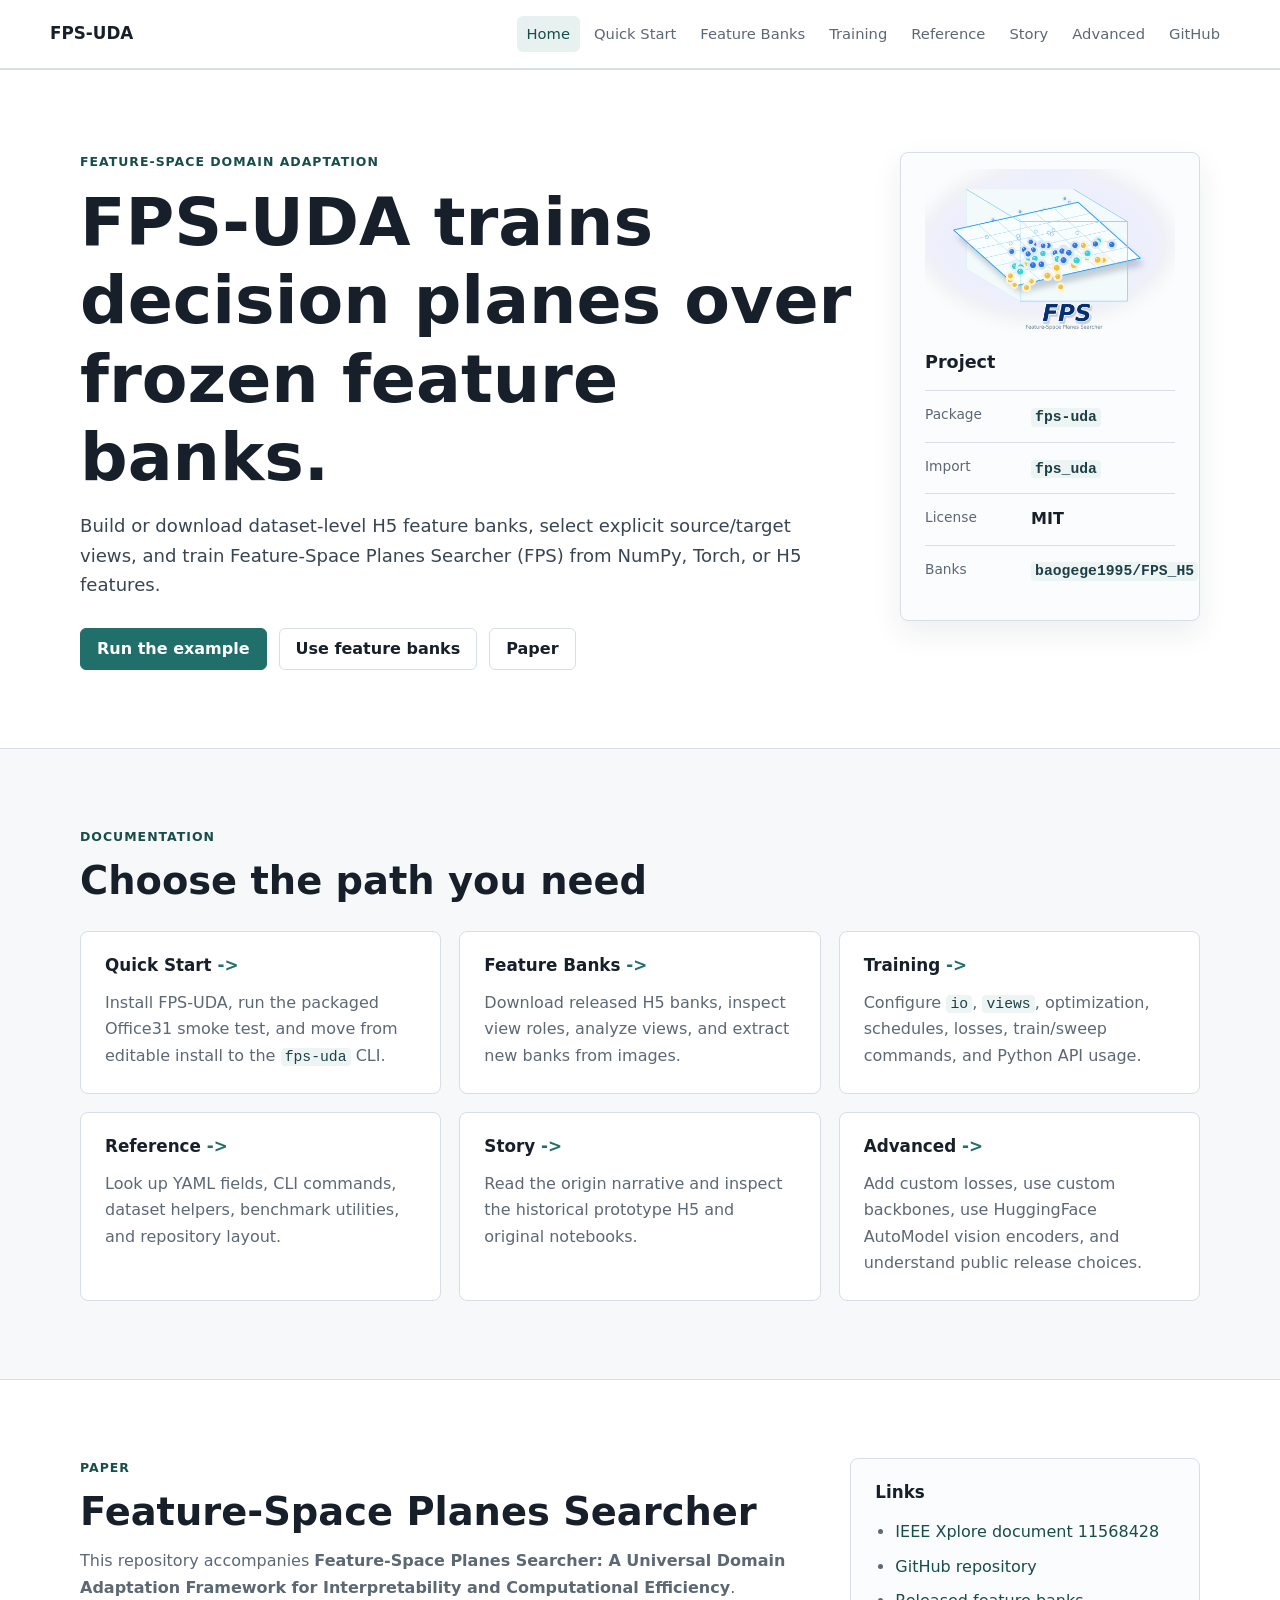
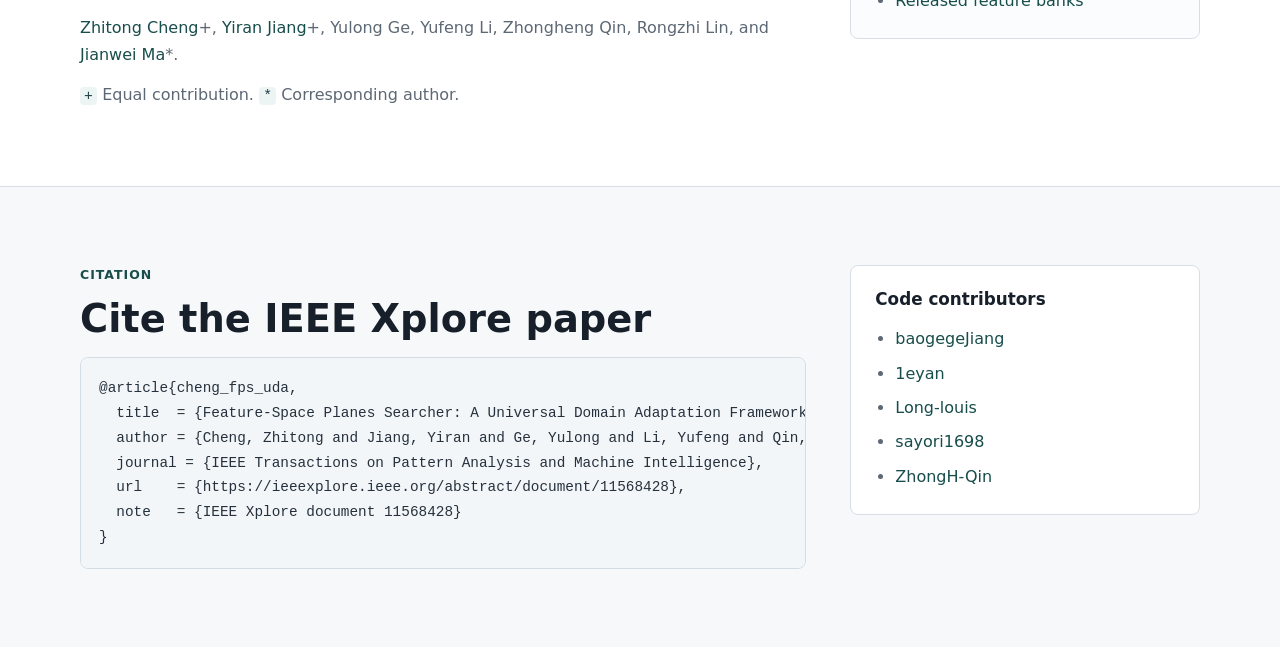
<file: index.html>
<!doctype html>
<html lang="en">
  <head>
    <meta charset="utf-8">
    <meta http-equiv="refresh" content="0; url=docs/index.html">
    <meta name="viewport" content="width=device-width, initial-scale=1">
    <title>FPS-UDA Documentation</title>
    <link rel="canonical" href="docs/index.html">
  </head>
  <body>
    <p>Redirecting to <a href="docs/index.html">FPS-UDA documentation</a>.</p>
  </body>
</html>
</file>
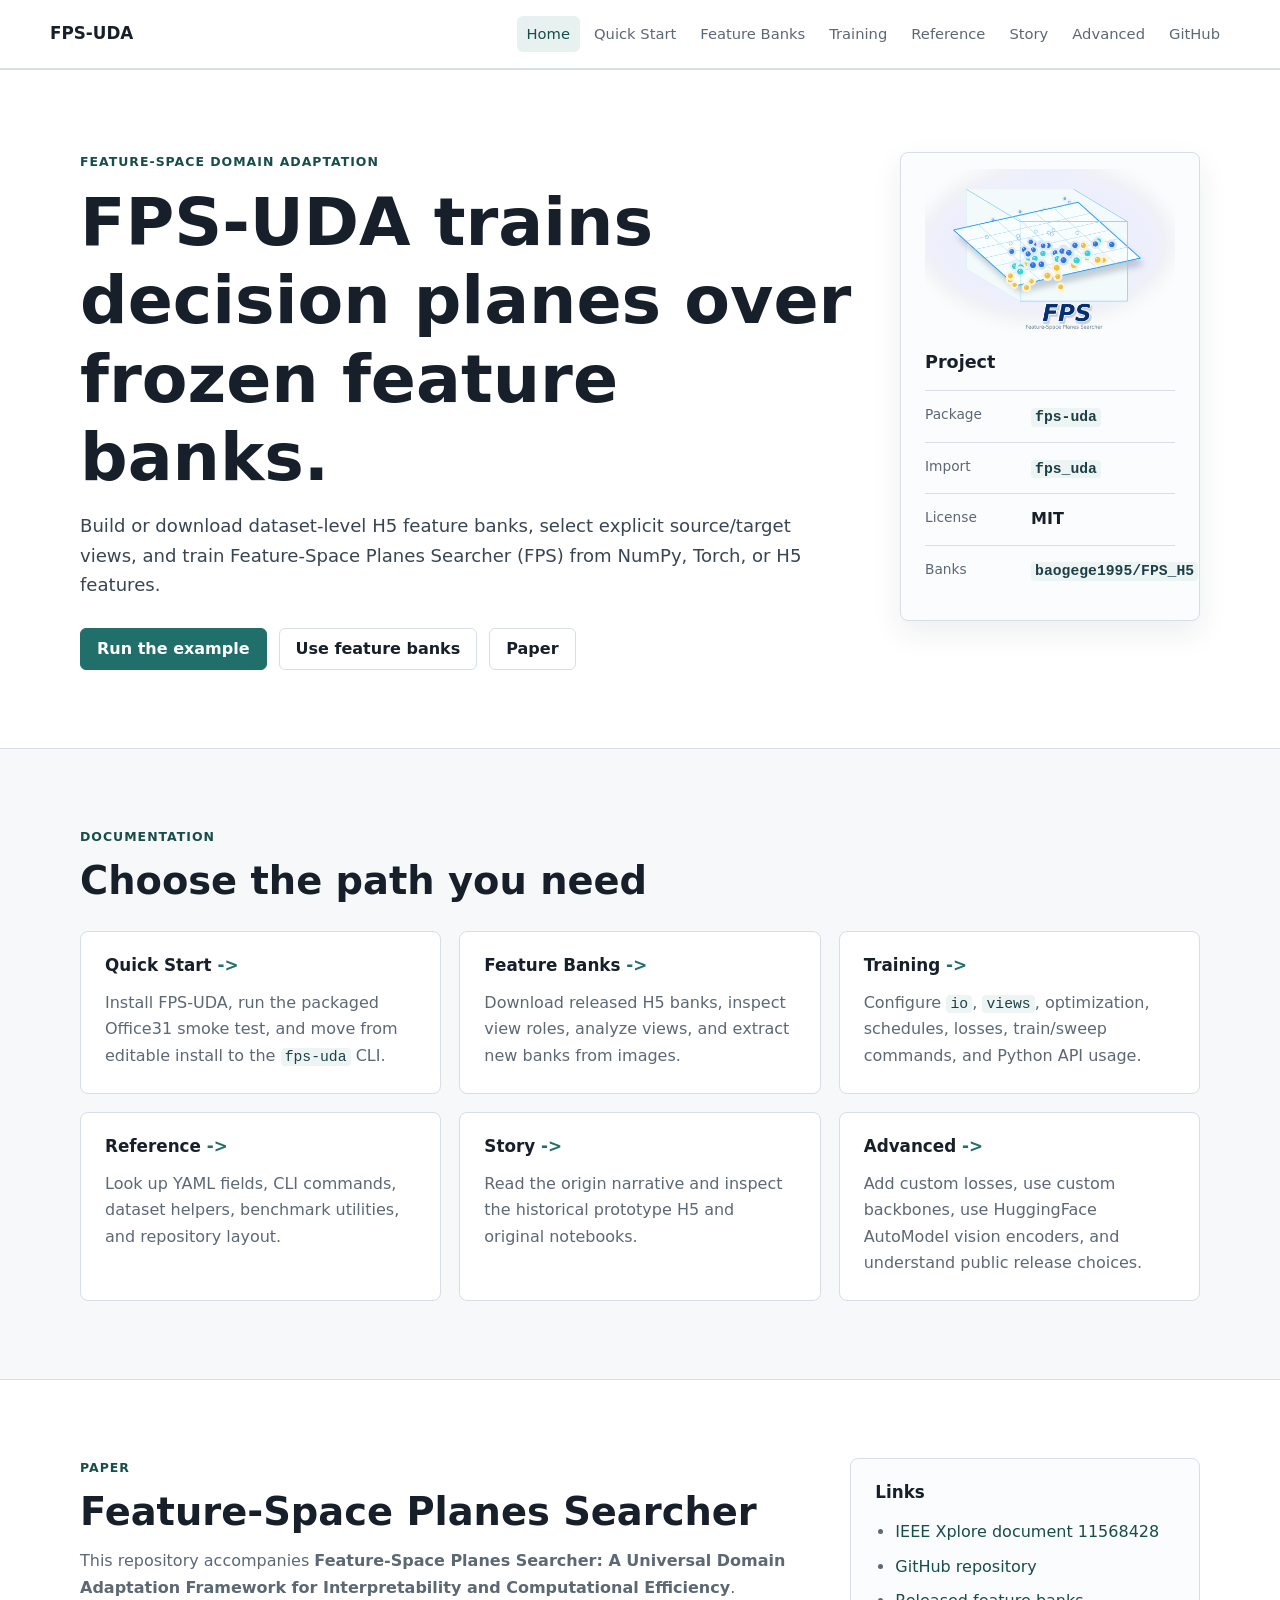
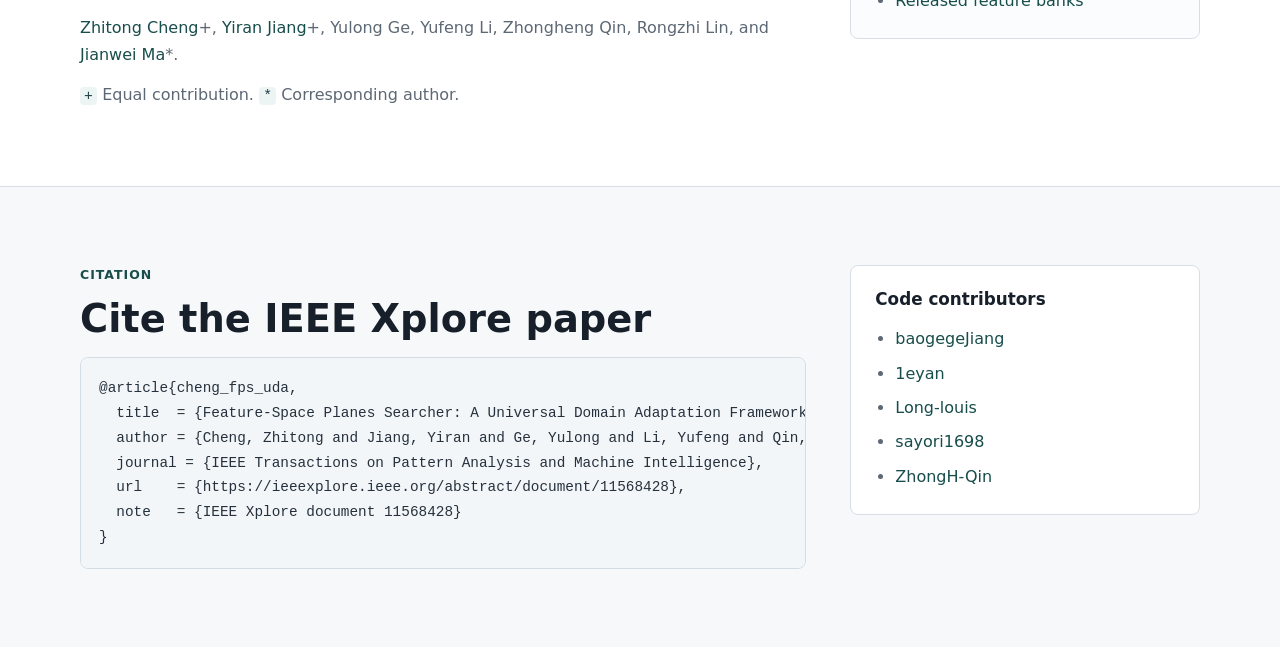
<file: docs/index.html>
<!doctype html>
<html lang="en">
  <head>
    <meta charset="utf-8">
    <meta name="viewport" content="width=device-width, initial-scale=1">
    <title>FPS-UDA Documentation</title>
    <meta
      name="description"
      content="FPS-UDA: feature-space unsupervised domain adaptation with reusable H5 feature banks, PyTorch training, and configurable CLI workflows."
    >
    <link rel="stylesheet" href="assets/site.css">
  </head>
  <body>
    <header class="site-header">
      <nav class="nav" aria-label="Primary">
        <a class="brand" href="index.html">FPS-UDA</a>
        <div class="nav-links">
          <a class="active" href="index.html">Home</a>
          <a href="quickstart.html">Quick Start</a>
          <a href="feature-banks.html">Feature Banks</a>
          <a href="training.html">Training</a>
          <a href="reference.html">Reference</a>
          <a href="story.html">Story</a>
          <a href="advanced.html">Advanced</a>
          <a href="https://github.com/baogegeJiang/FPS">GitHub</a>
        </div>
      </nav>
    </header>

    <main>
      <section class="hero section-band">
        <div class="container hero-grid">
          <div>
            <p class="eyebrow">Feature-space domain adaptation</p>
            <h1>FPS-UDA trains decision planes over frozen feature banks.</h1>
            <p class="lead">
              Build or download dataset-level H5 feature banks, select explicit
              source/target views, and train Feature-Space Planes Searcher
              (FPS) from NumPy, Torch, or H5 features.
            </p>
            <div class="button-row" aria-label="Primary links">
              <a class="button primary" href="quickstart.html">Run the example</a>
              <a class="button" href="feature-banks.html">Use feature banks</a>
              <a class="button" href="https://ieeexplore.ieee.org/abstract/document/11568428">Paper</a>
            </div>
          </div>
          <aside class="status-panel" aria-label="Project facts">
            <img class="fps-logo" src="assets/fps-logo.png" alt="FPS logo">
            <h2>Project</h2>
            <dl>
              <div>
                <dt>Package</dt>
                <dd><code>fps-uda</code></dd>
              </div>
              <div>
                <dt>Import</dt>
                <dd><code>fps_uda</code></dd>
              </div>
              <div>
                <dt>License</dt>
                <dd>MIT</dd>
              </div>
              <div>
                <dt>Banks</dt>
                <dd><code>baogege1995/FPS_H5</code></dd>
              </div>
            </dl>
          </aside>
        </div>
      </section>

      <section class="section">
        <div class="container">
          <p class="eyebrow">Documentation</p>
          <h2>Choose the path you need</h2>
          <div class="cards">
            <a class="item link-card" href="quickstart.html">
              <h3>Quick Start</h3>
              <p>
                Install FPS-UDA, run the packaged Office31 smoke test, and move
                from editable install to the <code>fps-uda</code> CLI.
              </p>
            </a>
            <a class="item link-card" href="feature-banks.html">
              <h3>Feature Banks</h3>
              <p>
                Download released H5 banks, inspect view roles, analyze views,
                and extract new banks from images.
              </p>
            </a>
            <a class="item link-card" href="training.html">
              <h3>Training</h3>
              <p>
                Configure <code>io</code>, <code>views</code>, optimization,
                schedules, losses, train/sweep commands, and Python API usage.
              </p>
            </a>
            <a class="item link-card" href="reference.html">
              <h3>Reference</h3>
              <p>
                Look up YAML fields, CLI commands, dataset helpers, benchmark
                utilities, and repository layout.
              </p>
            </a>
            <a class="item link-card" href="story.html">
              <h3>Story</h3>
              <p>
                Read the origin narrative and inspect the historical prototype
                H5 and original notebooks.
              </p>
            </a>
            <a class="item link-card" href="advanced.html">
              <h3>Advanced</h3>
              <p>
                Add custom losses, use custom backbones, use HuggingFace
                AutoModel vision encoders, and understand public release choices.
              </p>
            </a>
          </div>
        </div>
      </section>

      <section id="paper" class="section section-band">
        <div class="container two-column">
          <div>
            <p class="eyebrow">Paper</p>
            <h2>Feature-Space Planes Searcher</h2>
            <p>
              This repository accompanies
              <strong>Feature-Space Planes Searcher: A Universal Domain
              Adaptation Framework for Interpretability and Computational
              Efficiency</strong>.
            </p>
            <p>
              <a href="https://scholar.google.com/citations?hl=zh-CN&amp;user=T4lifpIAAAAJ">Zhitong Cheng</a>+,
              <a href="https://scholar.google.com/citations?user=FRCRT-UAAAAJ&amp;hl=zh-CN">Yiran Jiang</a>+,
              Yulong Ge, Yufeng Li, Zhongheng Qin, Rongzhi Lin, and
              <a href="https://scholar.google.com/citations?user=6V78tzkAAAAJ&amp;hl=zh-CN">Jianwei Ma</a>*.
            </p>
            <p><code>+</code> Equal contribution. <code>*</code> Corresponding author.</p>
          </div>
          <aside class="item">
            <h3>Links</h3>
            <ul class="plain-list">
              <li><a href="https://ieeexplore.ieee.org/abstract/document/11568428">IEEE Xplore document 11568428</a></li>
              <li><a href="https://github.com/baogegeJiang/FPS">GitHub repository</a></li>
              <li><a href="https://huggingface.co/datasets/baogege1995/FPS_H5">Released feature banks</a></li>
            </ul>
          </aside>
        </div>
      </section>

      <section class="section">
        <div class="container two-column">
          <div>
            <p class="eyebrow">Citation</p>
            <h2>Cite the IEEE Xplore paper</h2>
            <pre><code>@article{cheng_fps_uda,
  title  = {Feature-Space Planes Searcher: A Universal Domain Adaptation Framework for Interpretability and Computational Efficiency},
  author = {Cheng, Zhitong and Jiang, Yiran and Ge, Yulong and Li, Yufeng and Qin, Zhongheng and Lin, Rongzhi and Ma, Jianwei},
  journal = {IEEE Transactions on Pattern Analysis and Machine Intelligence},
  url    = {https://ieeexplore.ieee.org/abstract/document/11568428},
  note   = {IEEE Xplore document 11568428}
}</code></pre>
          </div>
          <aside class="item">
            <h3>Code contributors</h3>
            <ul class="plain-list">
              <li><a href="https://github.com/baogegeJiang">baogegeJiang</a></li>
              <li><a href="https://github.com/1eyan">1eyan</a></li>
              <li><a href="https://github.com/Long-louis">Long-louis</a></li>
              <li><a href="https://github.com/sayori1698">sayori1698</a></li>
              <li><a href="https://github.com/ZhongH-Qin">ZhongH-Qin</a></li>
            </ul>
          </aside>
        </div>
      </section>
    </main>
  </body>
</html>
</file>
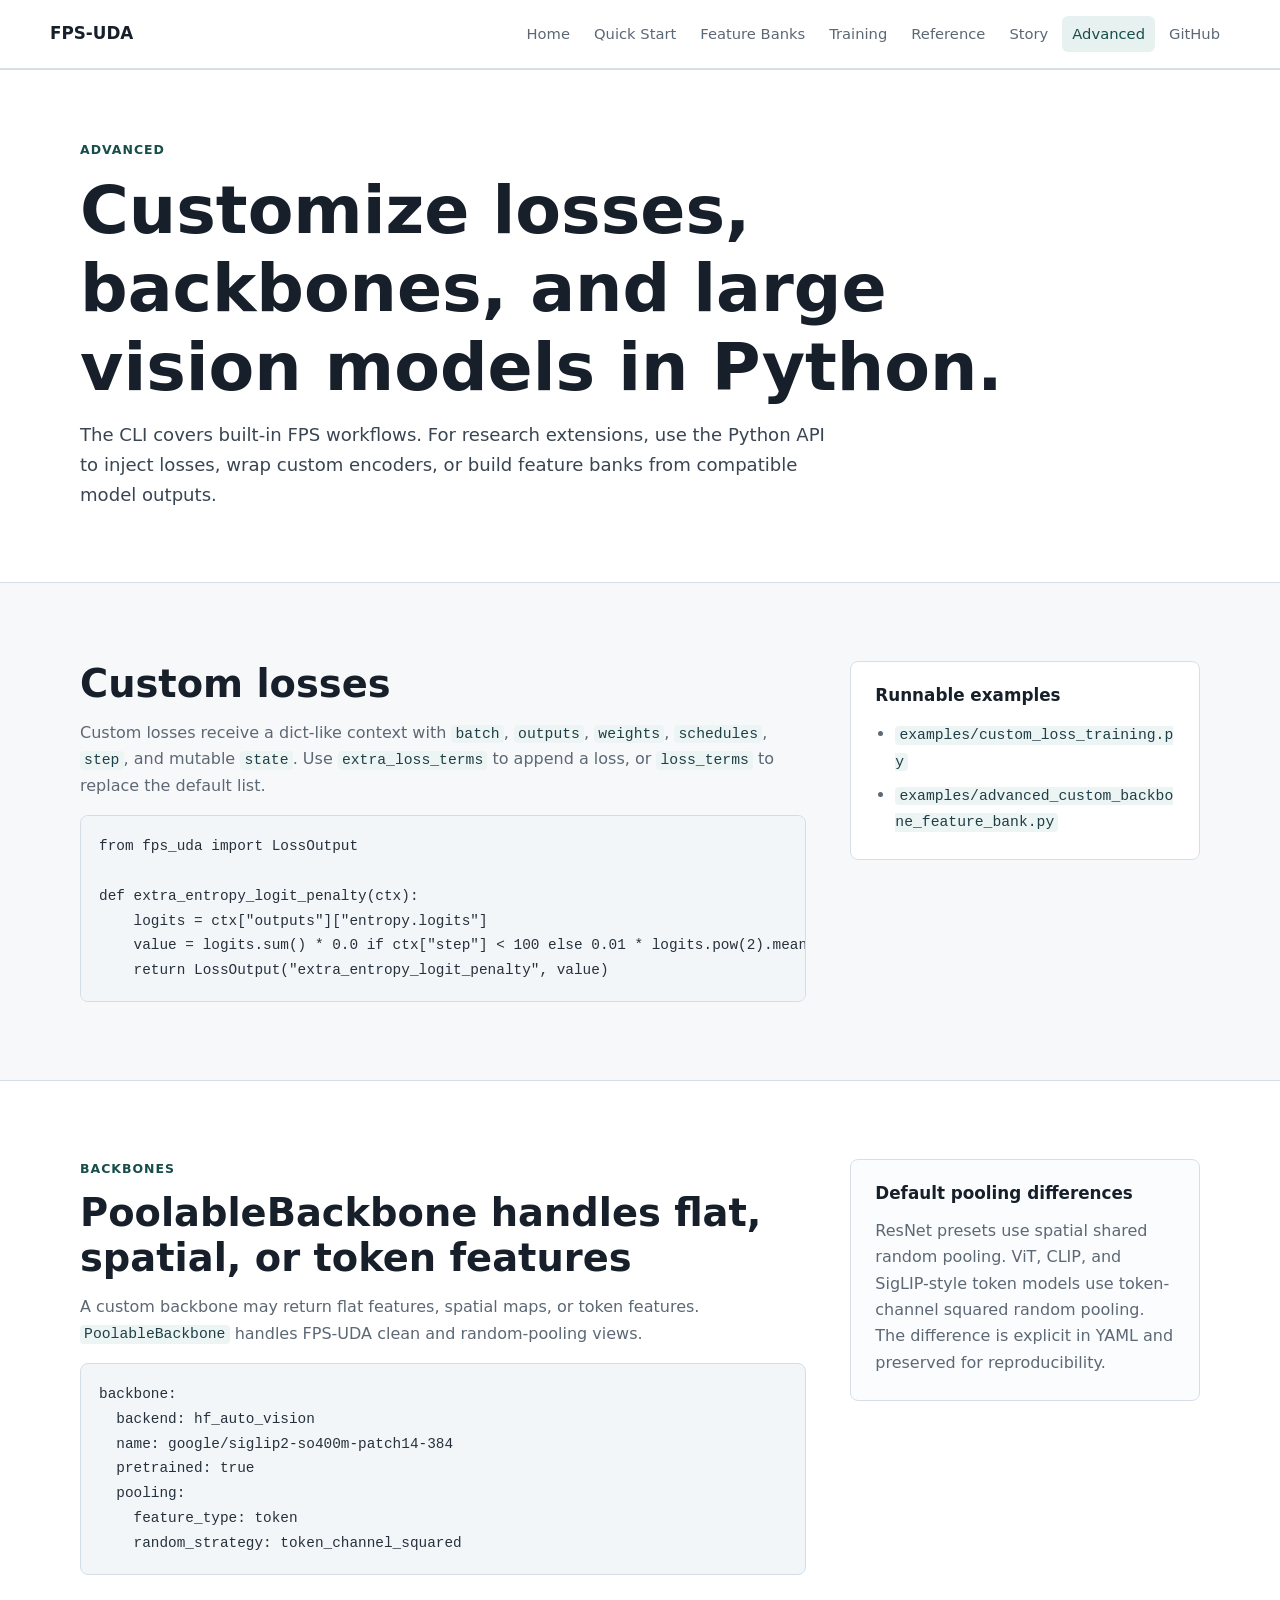
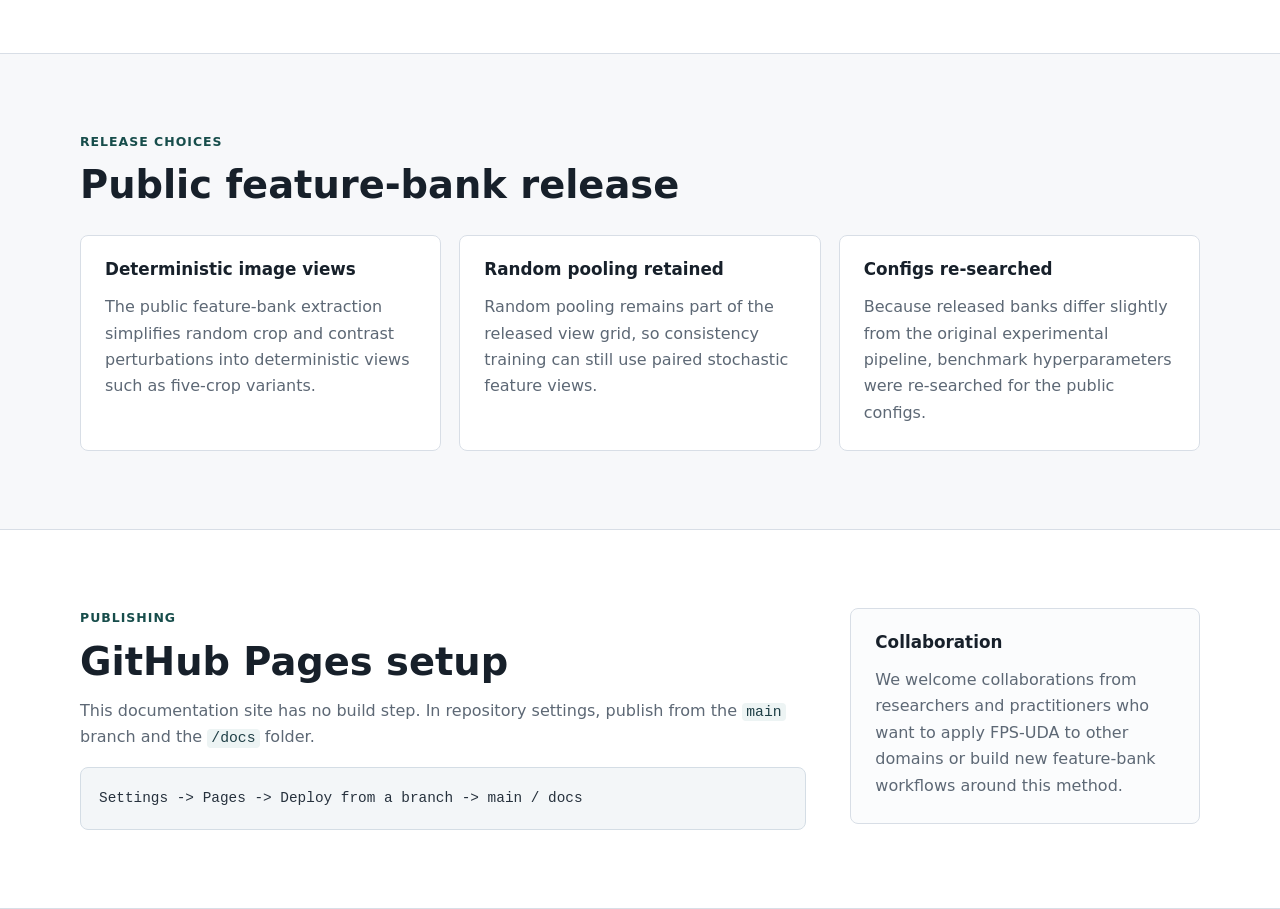
<file: advanced.html>
<!doctype html>
<html lang="en">
  <head>
    <meta charset="utf-8">
    <meta http-equiv="refresh" content="0; url=docs/advanced.html">
    <meta name="viewport" content="width=device-width, initial-scale=1">
    <title>Advanced | FPS-UDA</title>
    <link rel="canonical" href="docs/advanced.html">
  </head>
  <body>
    <p>Redirecting to <a href="docs/advanced.html">Advanced</a>.</p>
  </body>
</html>
</file>
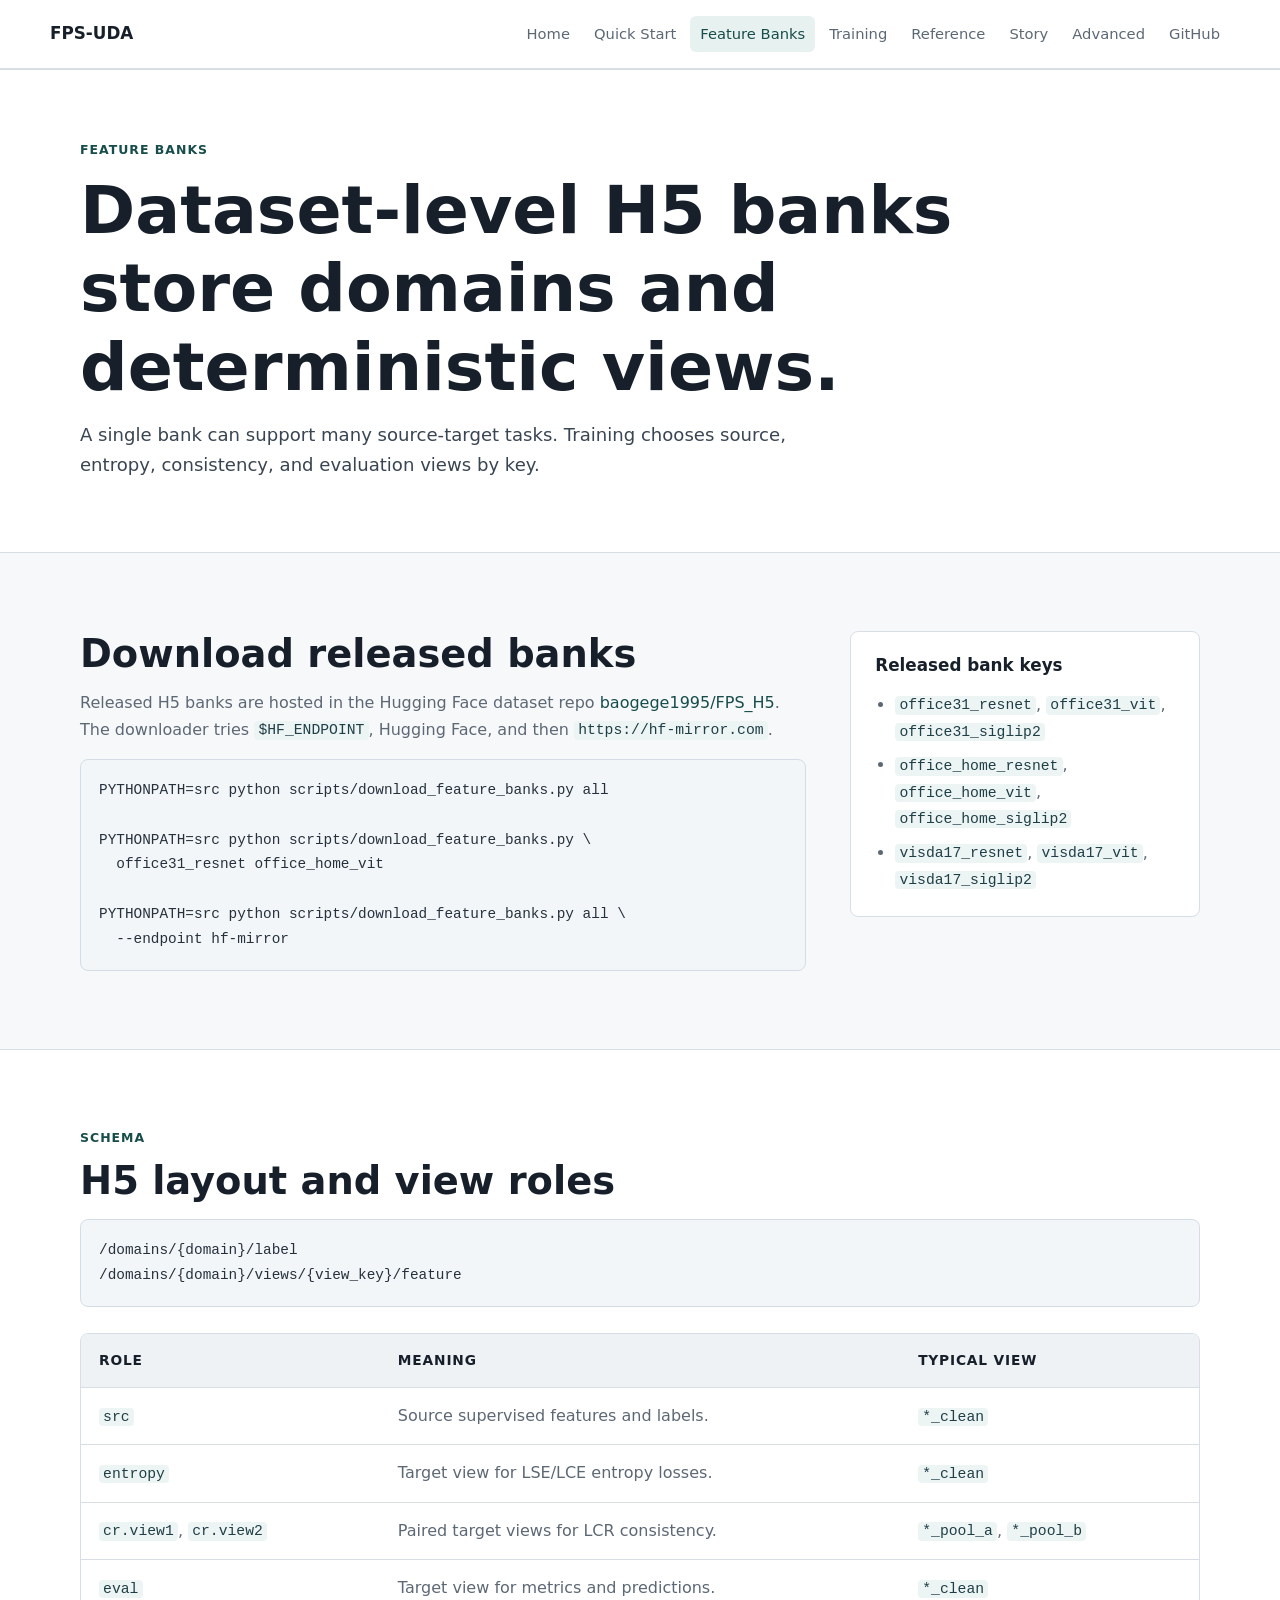
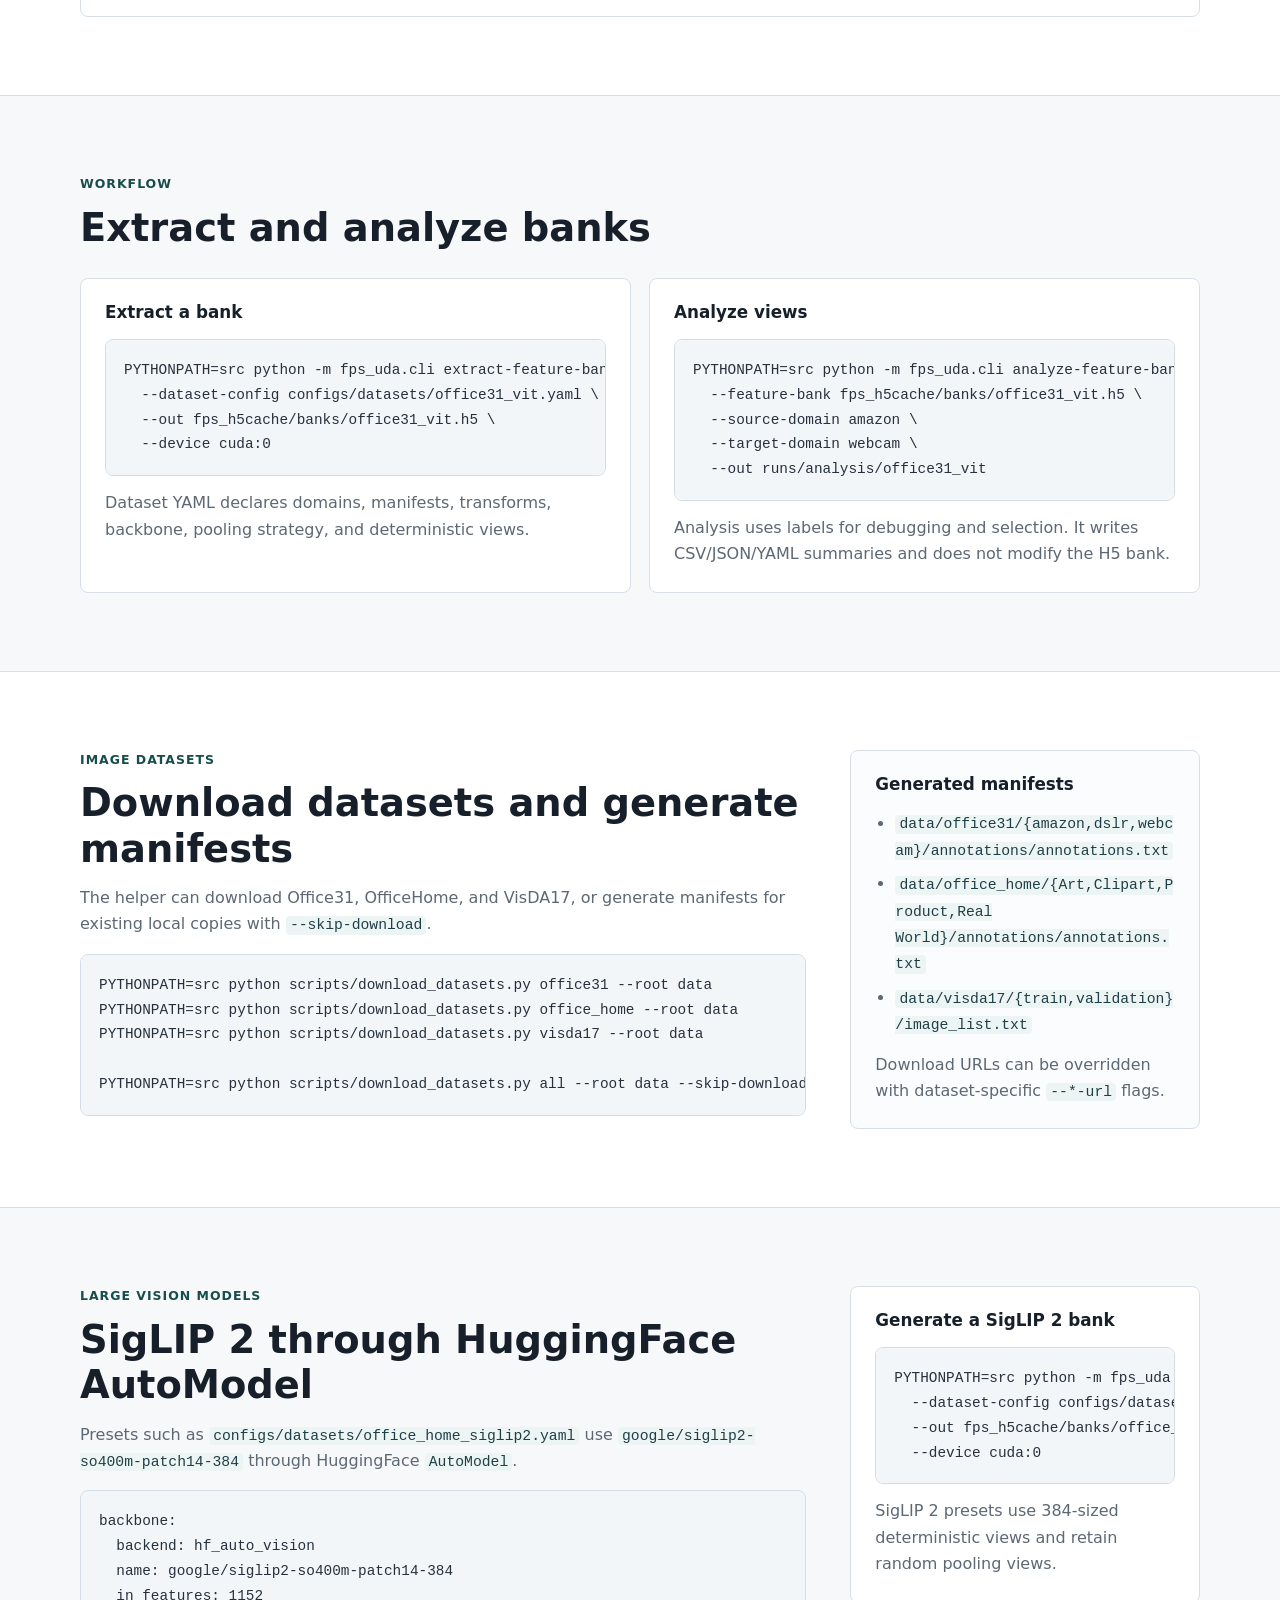
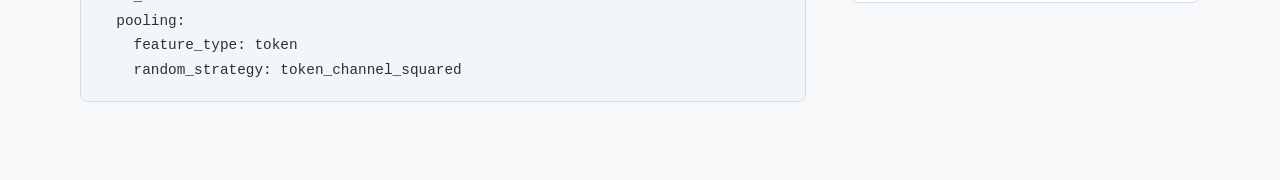
<file: feature-banks.html>
<!doctype html>
<html lang="en">
  <head>
    <meta charset="utf-8">
    <meta http-equiv="refresh" content="0; url=docs/feature-banks.html">
    <meta name="viewport" content="width=device-width, initial-scale=1">
    <title>Feature Banks | FPS-UDA</title>
    <link rel="canonical" href="docs/feature-banks.html">
  </head>
  <body>
    <p>Redirecting to <a href="docs/feature-banks.html">Feature Banks</a>.</p>
  </body>
</html>
</file>
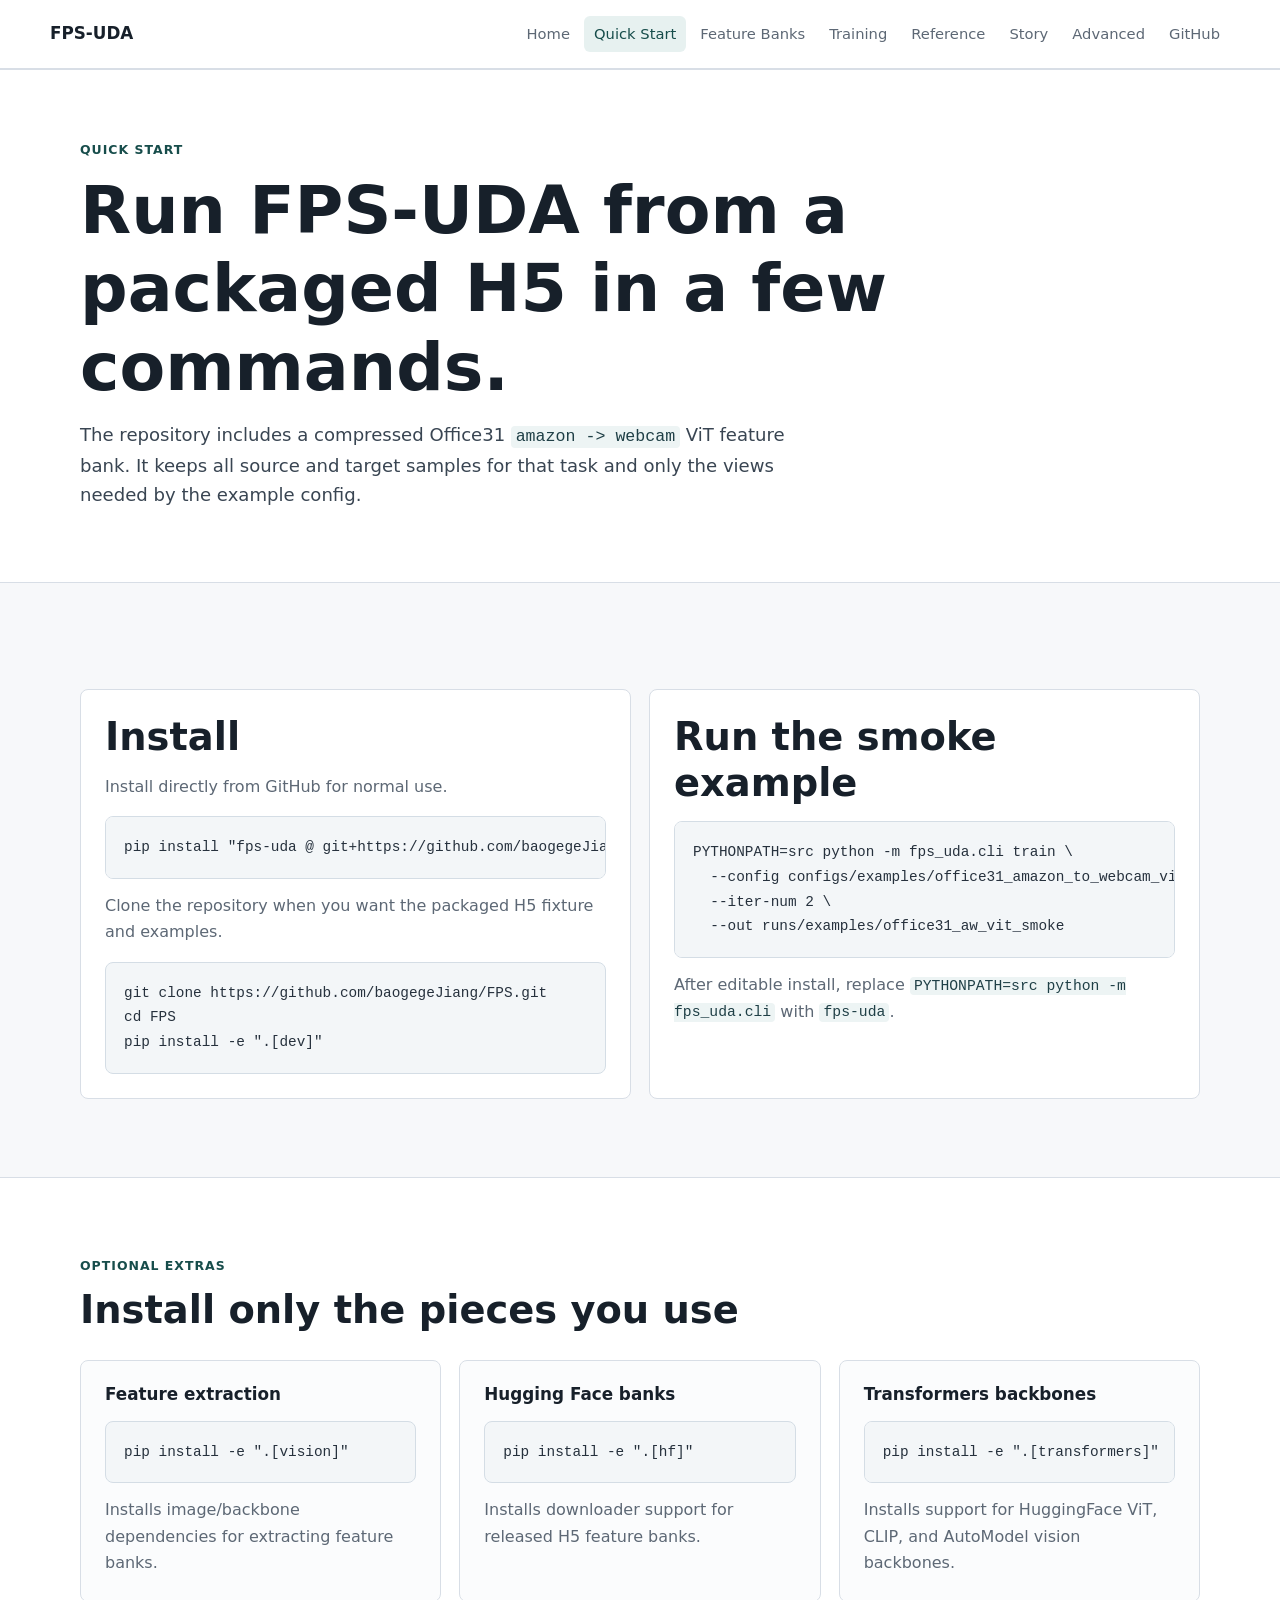
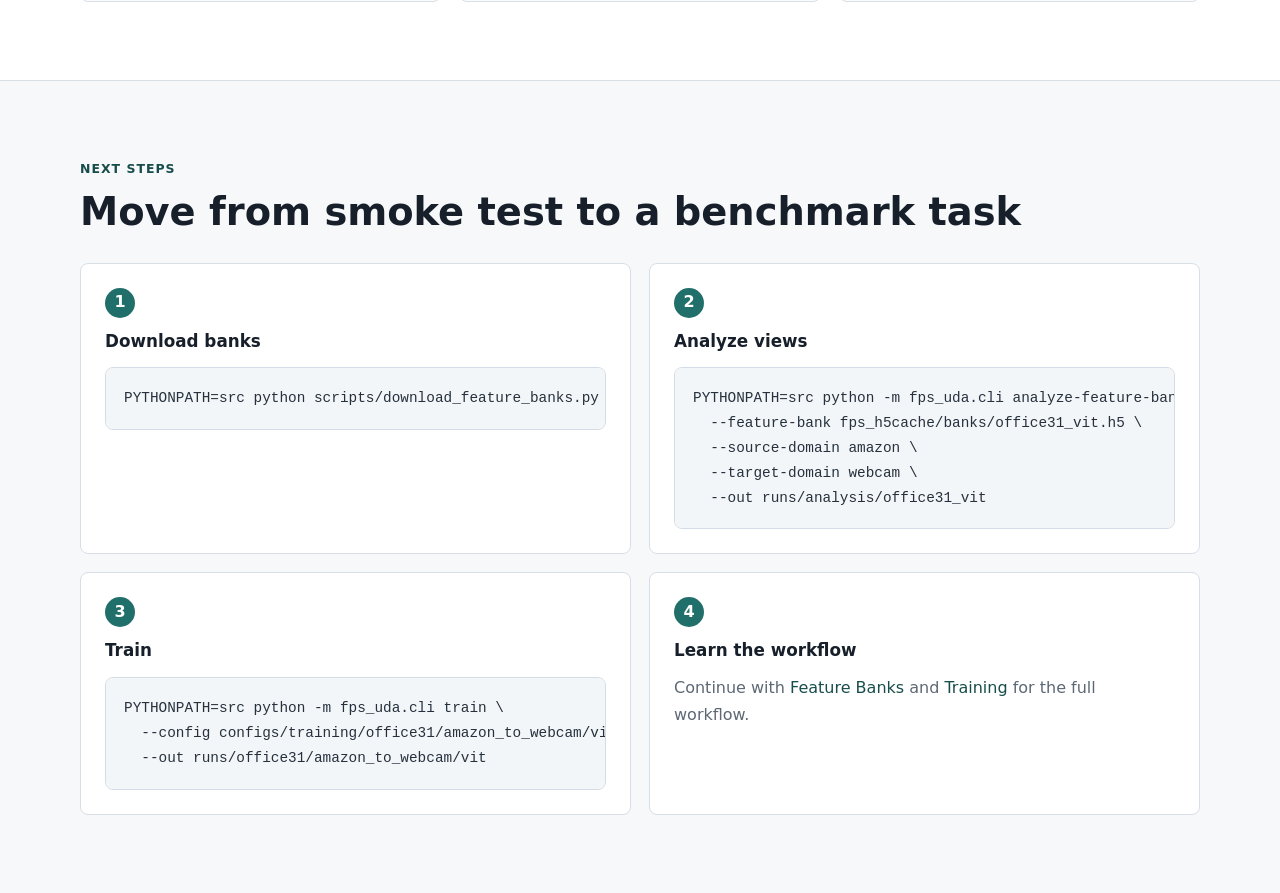
<file: quickstart.html>
<!doctype html>
<html lang="en">
  <head>
    <meta charset="utf-8">
    <meta http-equiv="refresh" content="0; url=docs/quickstart.html">
    <meta name="viewport" content="width=device-width, initial-scale=1">
    <title>Quick Start | FPS-UDA</title>
    <link rel="canonical" href="docs/quickstart.html">
  </head>
  <body>
    <p>Redirecting to <a href="docs/quickstart.html">Quick Start</a>.</p>
  </body>
</html>
</file>
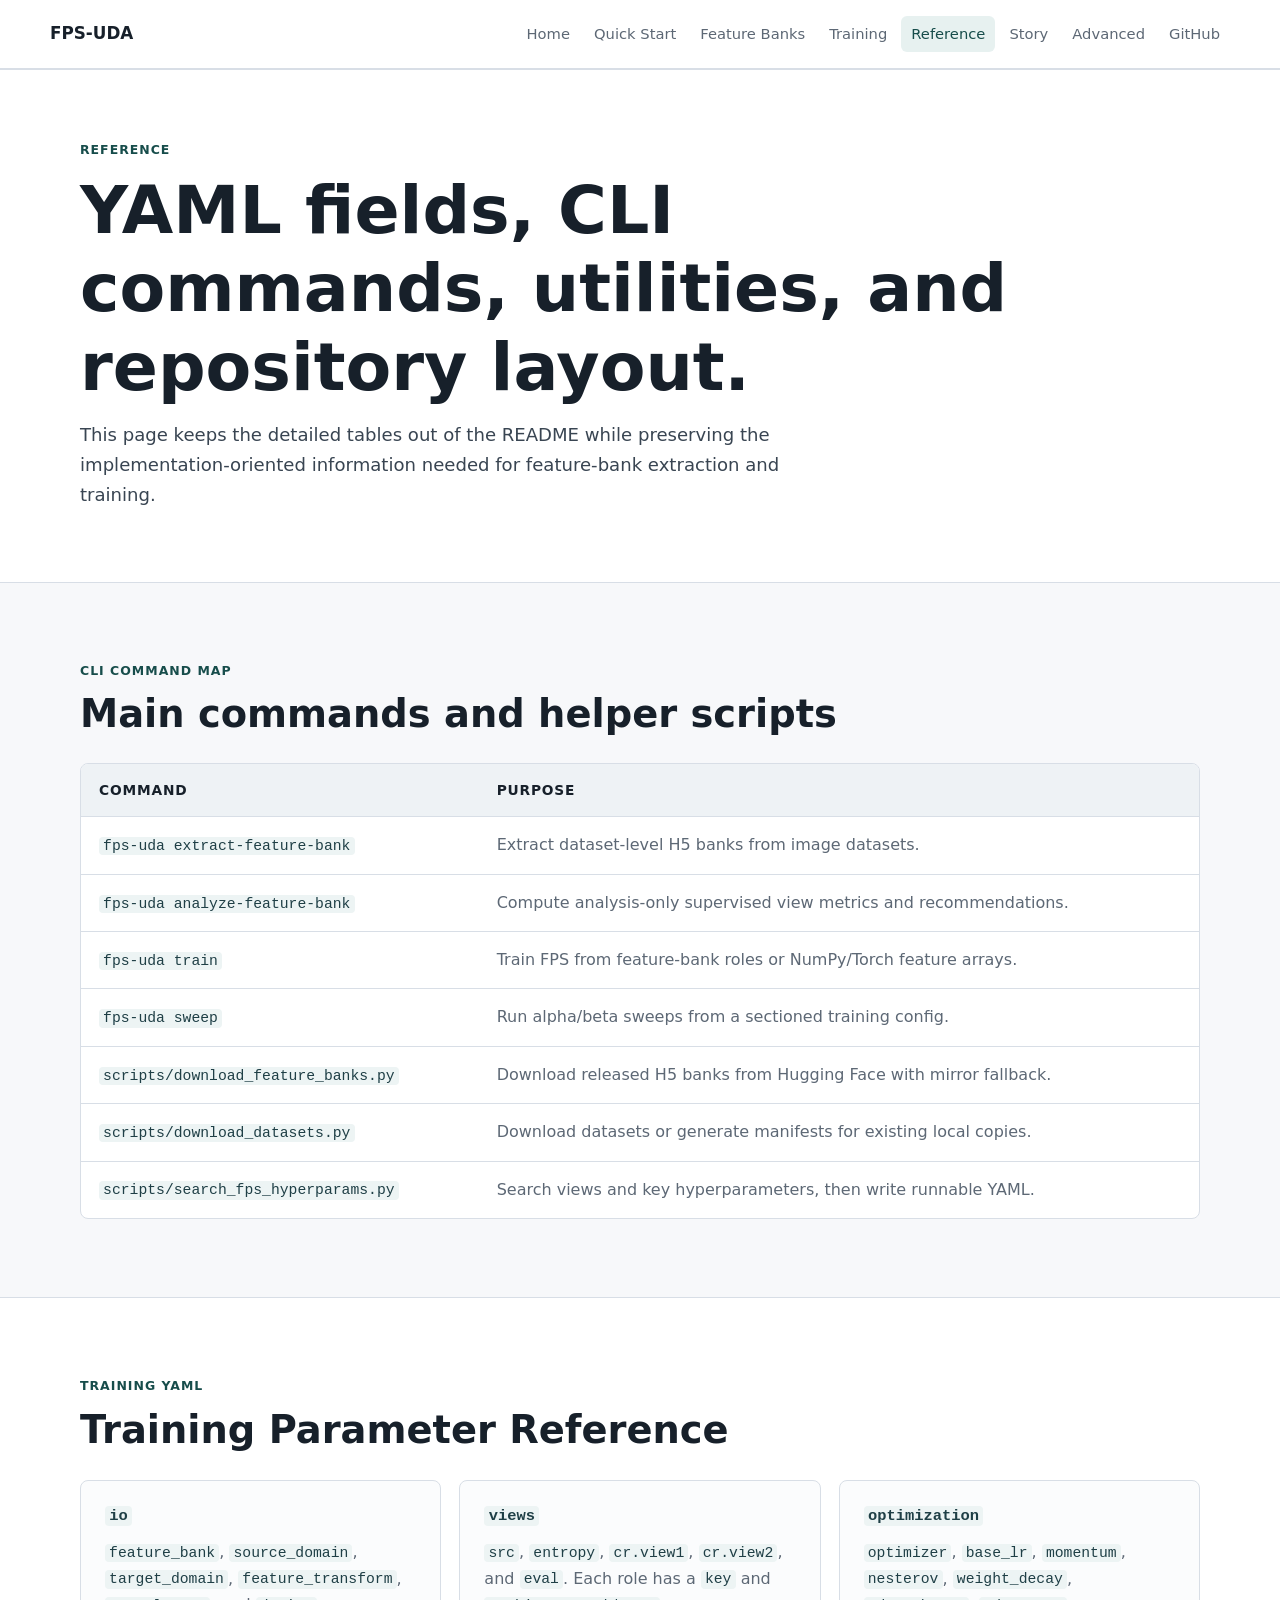
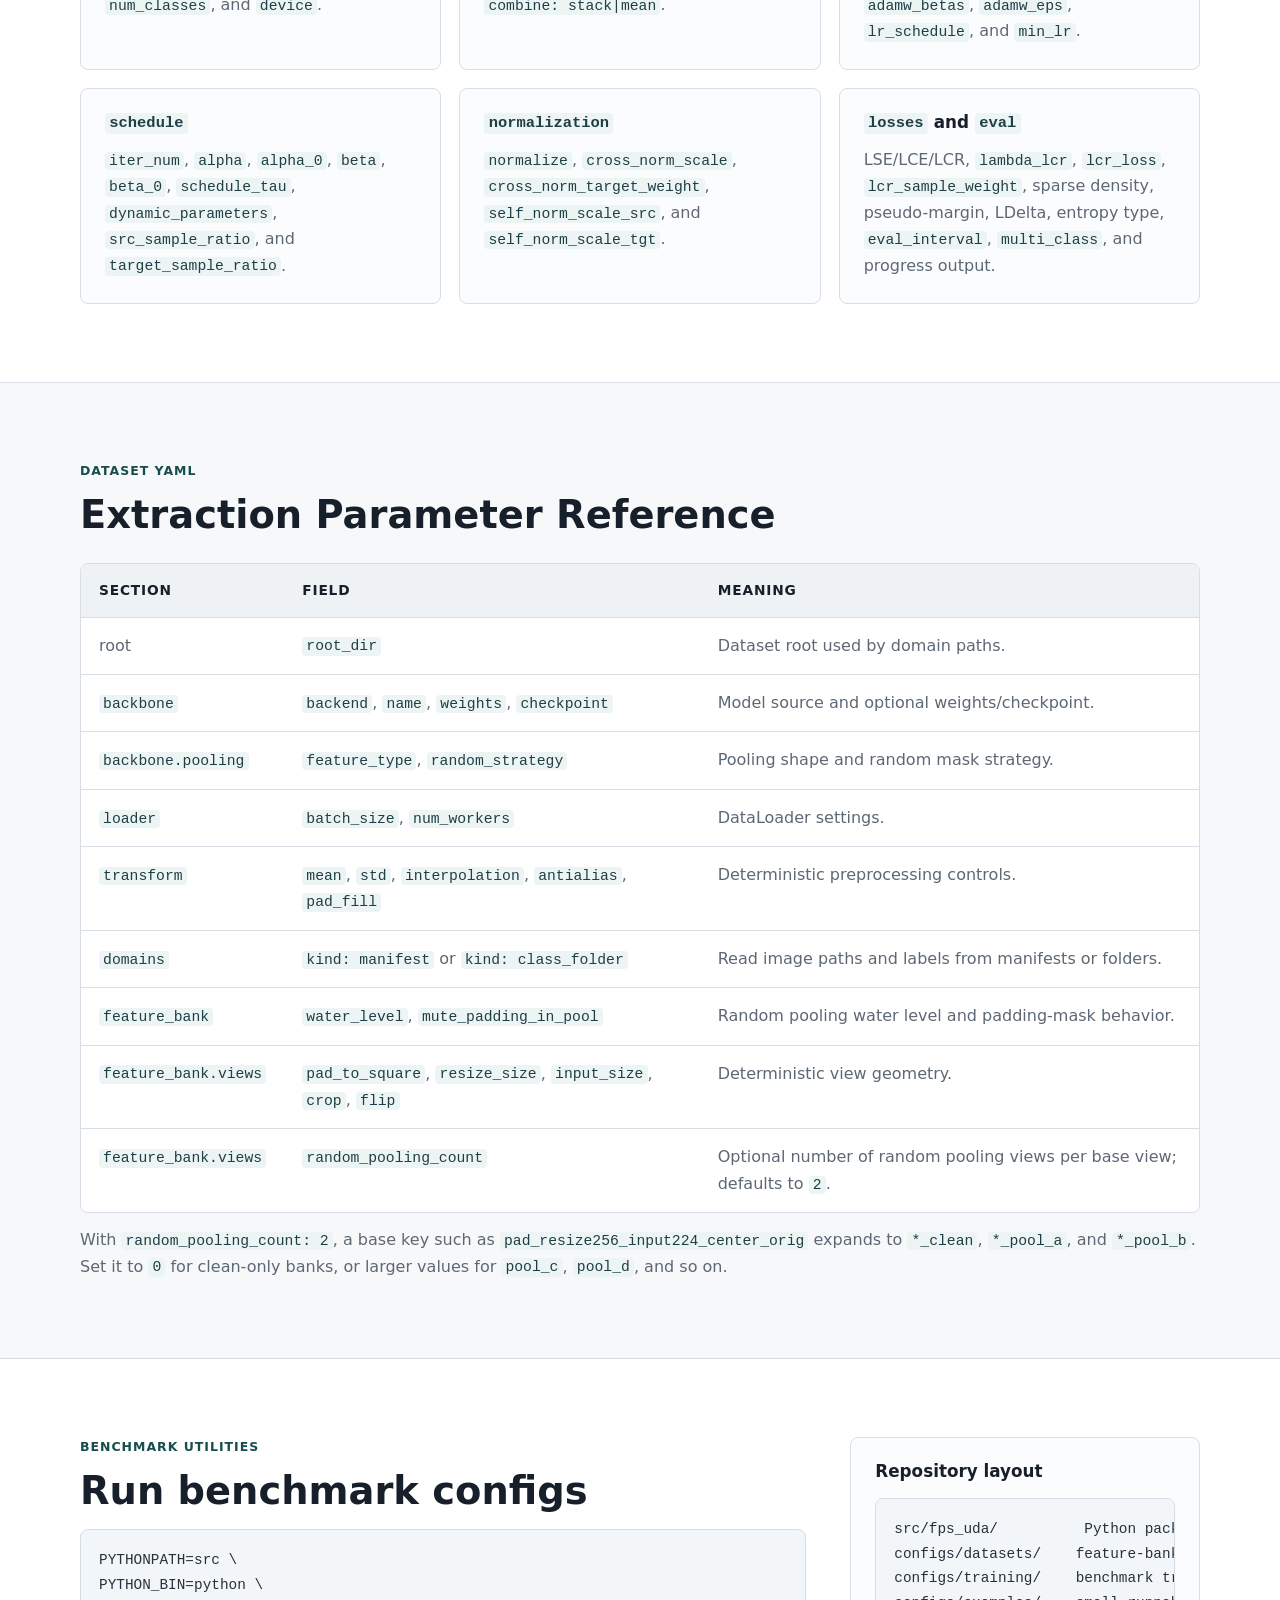
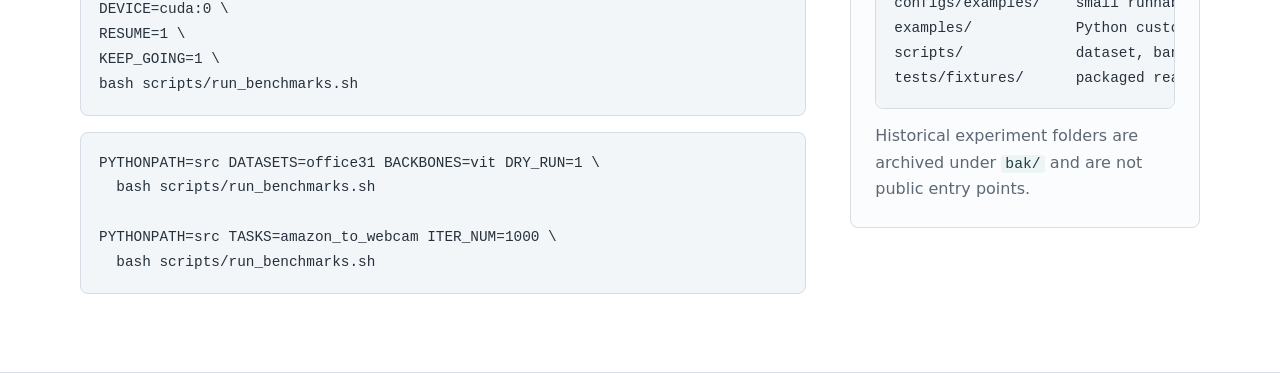
<file: reference.html>
<!doctype html>
<html lang="en">
  <head>
    <meta charset="utf-8">
    <meta http-equiv="refresh" content="0; url=docs/reference.html">
    <meta name="viewport" content="width=device-width, initial-scale=1">
    <title>Reference | FPS-UDA</title>
    <link rel="canonical" href="docs/reference.html">
  </head>
  <body>
    <p>Redirecting to <a href="docs/reference.html">Reference</a>.</p>
  </body>
</html>
</file>
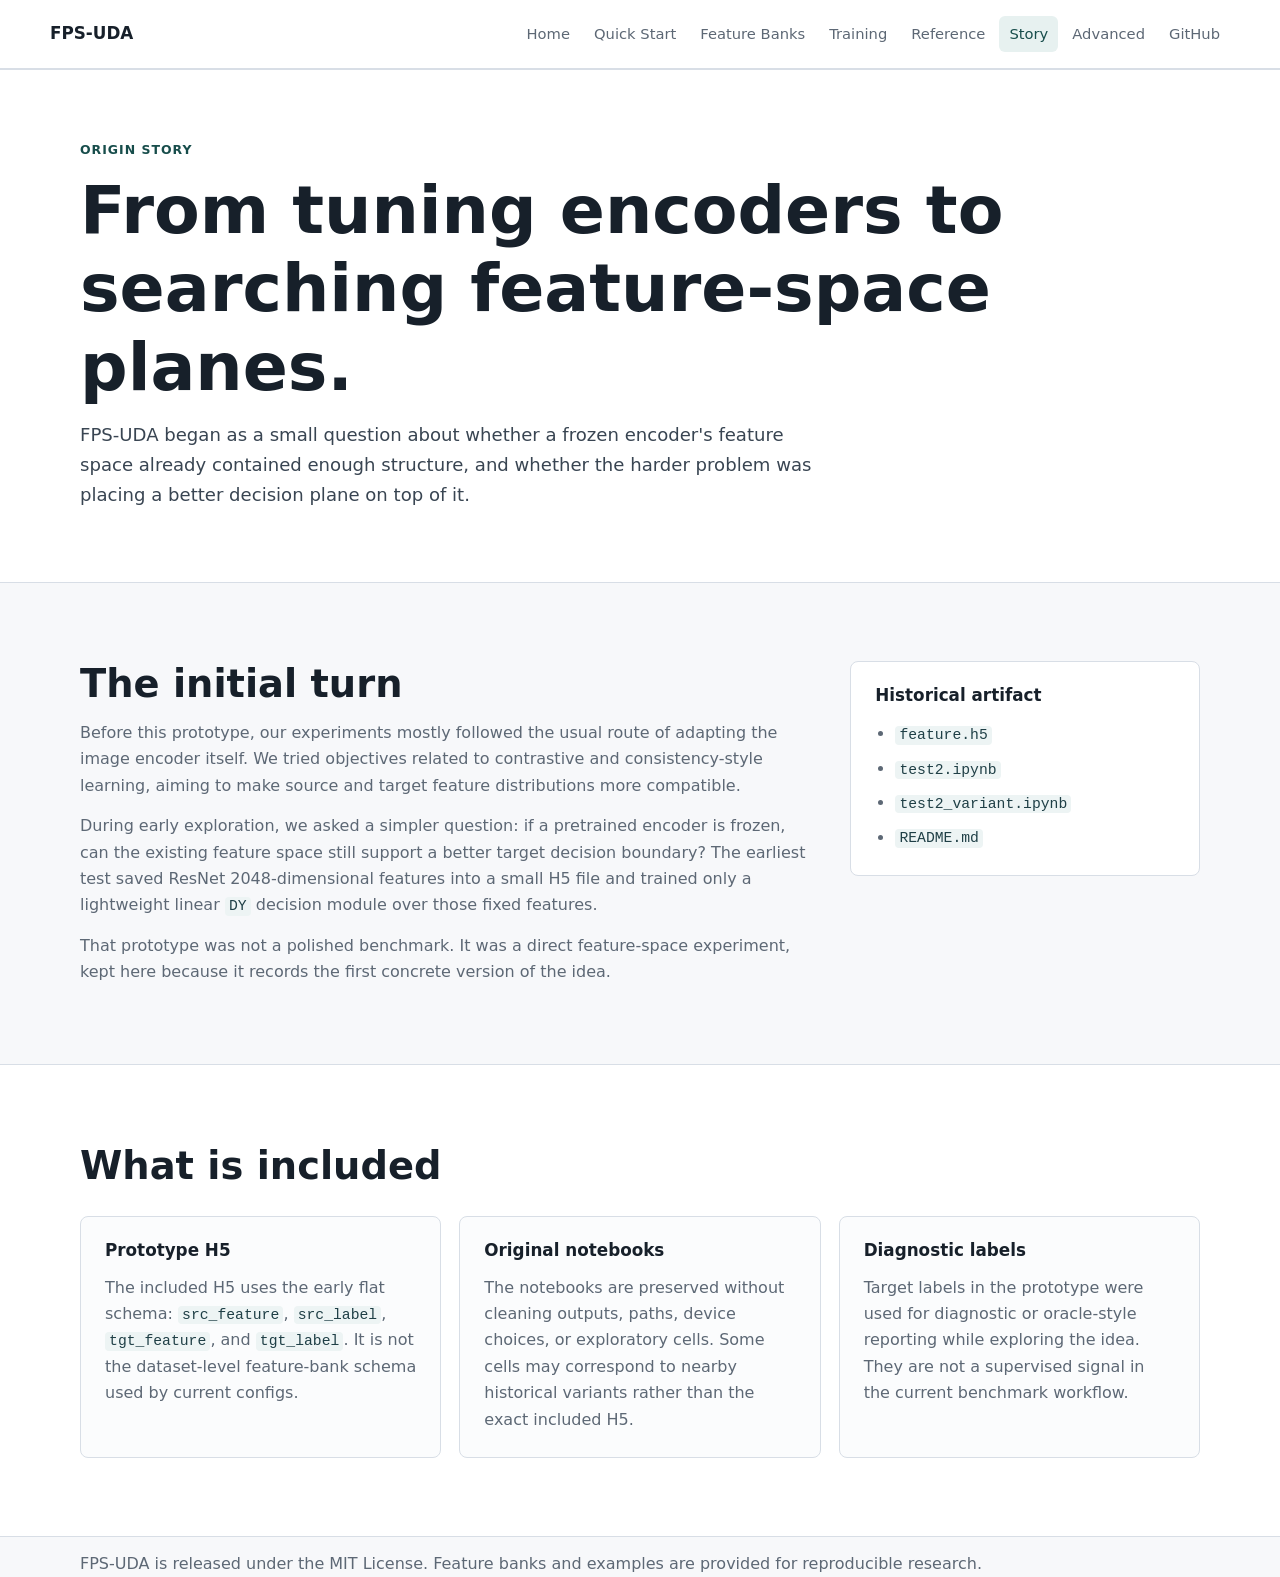
<file: story.html>
<!doctype html>
<html lang="en">
  <head>
    <meta charset="utf-8">
    <meta http-equiv="refresh" content="0; url=docs/story.html">
    <meta name="viewport" content="width=device-width, initial-scale=1">
    <title>Redirecting to FPS-UDA Story</title>
    <link rel="canonical" href="docs/story.html">
  </head>
  <body>
    <p>Redirecting to <a href="docs/story.html">docs/story.html</a>.</p>
  </body>
</html>
</file>
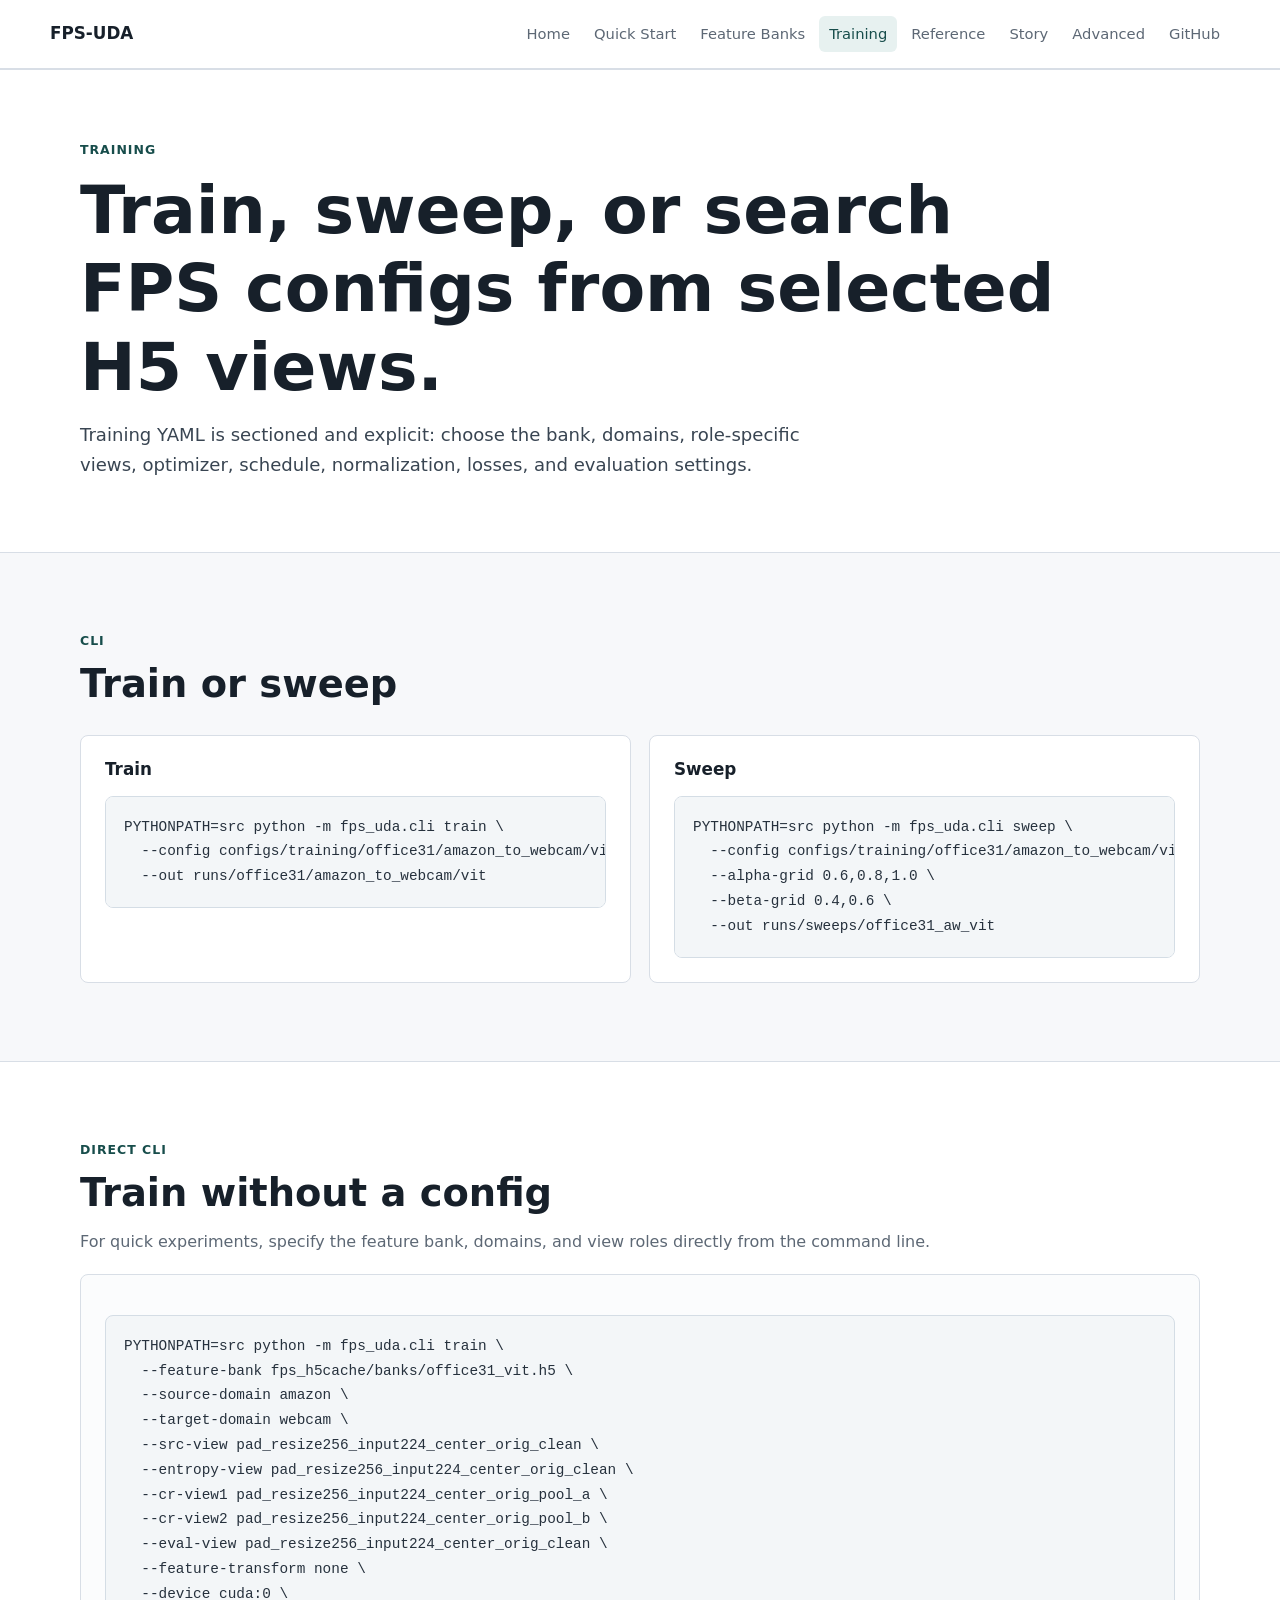
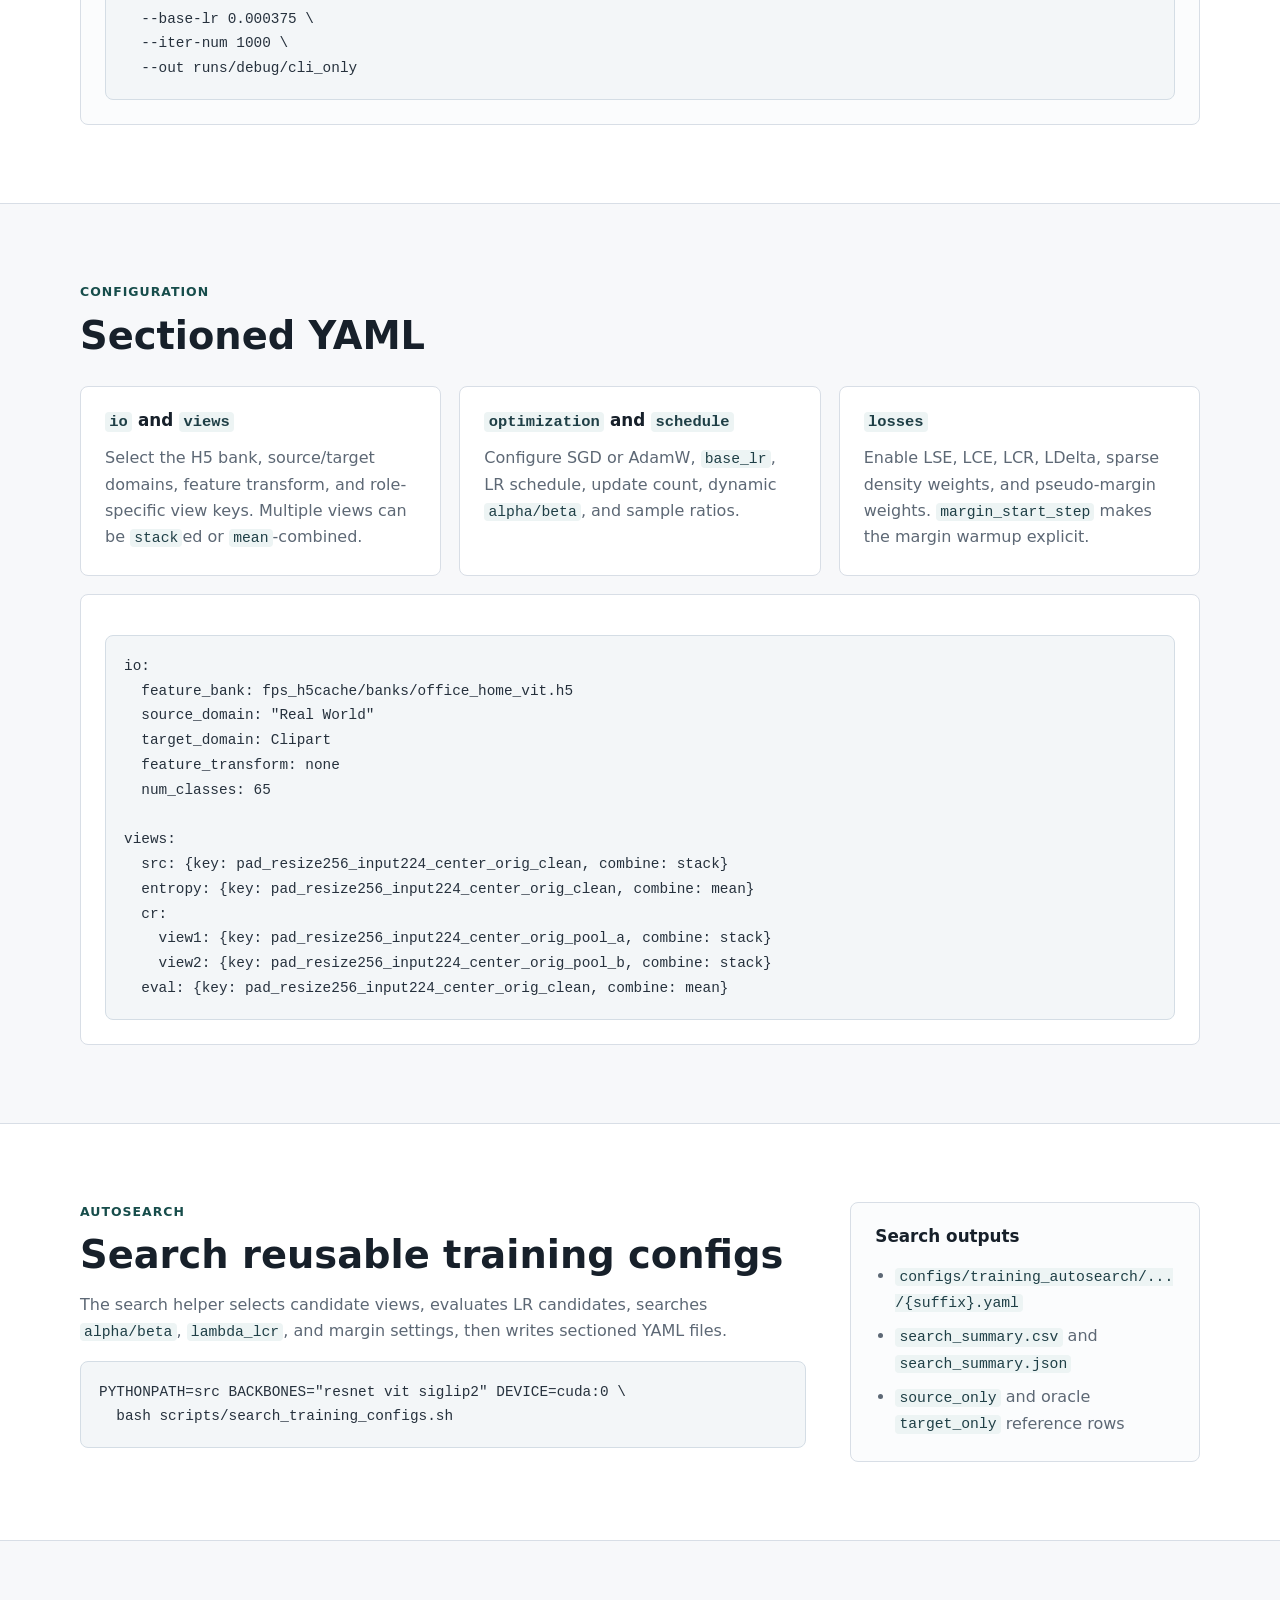
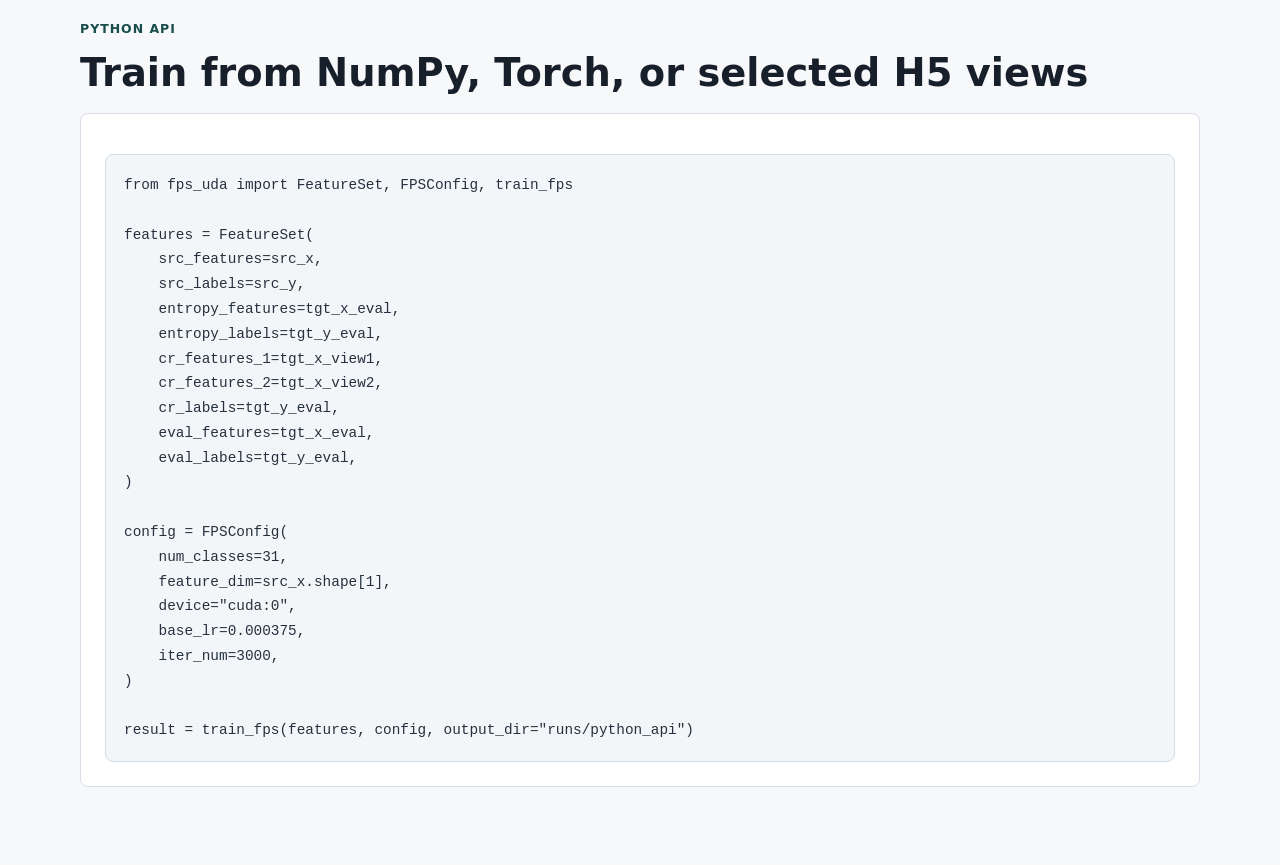
<file: training.html>
<!doctype html>
<html lang="en">
  <head>
    <meta charset="utf-8">
    <meta http-equiv="refresh" content="0; url=docs/training.html">
    <meta name="viewport" content="width=device-width, initial-scale=1">
    <title>Training | FPS-UDA</title>
    <link rel="canonical" href="docs/training.html">
  </head>
  <body>
    <p>Redirecting to <a href="docs/training.html">Training</a>.</p>
  </body>
</html>
</file>
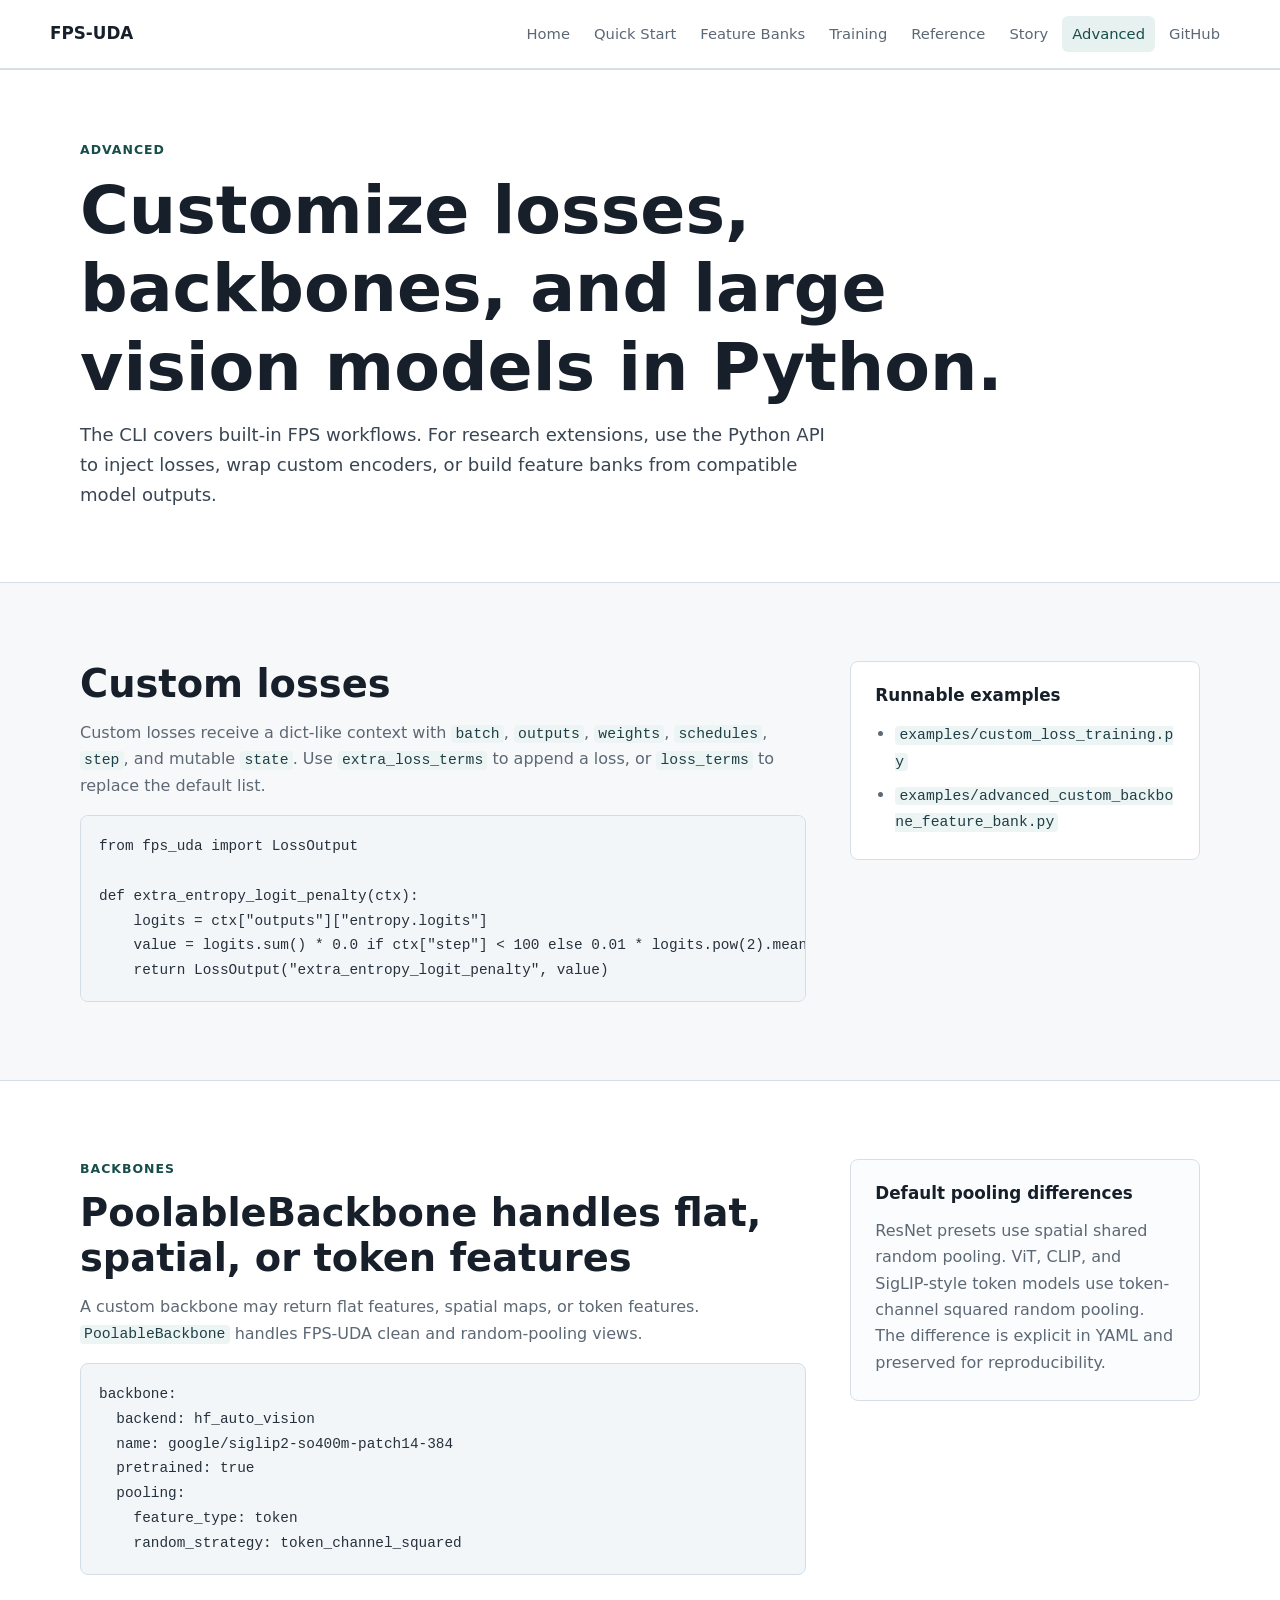
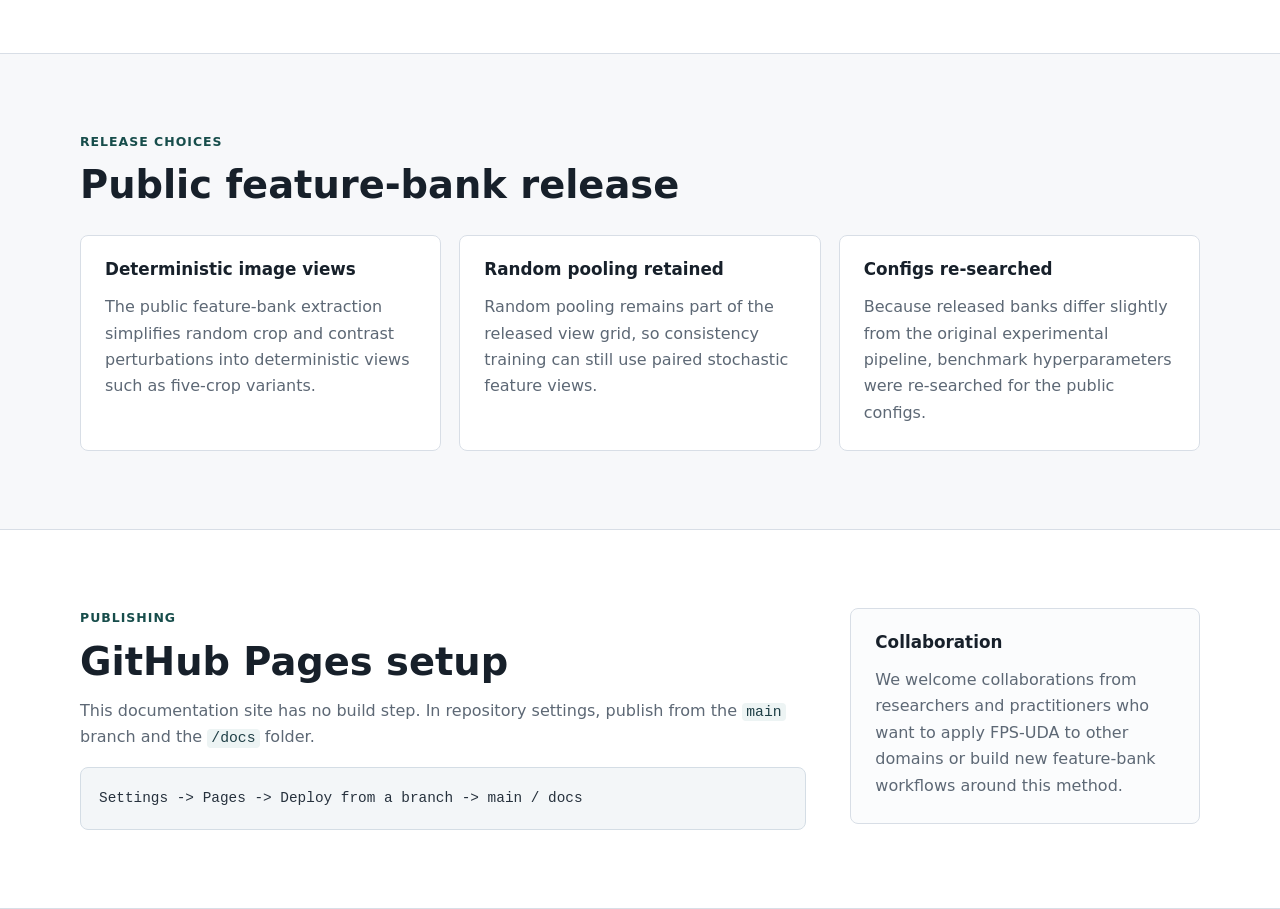
<file: docs/advanced.html>
<!doctype html>
<html lang="en">
  <head>
    <meta charset="utf-8">
    <meta name="viewport" content="width=device-width, initial-scale=1">
    <title>Advanced | FPS-UDA</title>
    <meta
      name="description"
      content="Customize FPS-UDA losses, backbones, AutoModel vision encoders, and understand public release choices."
    >
    <link rel="stylesheet" href="assets/site.css">
  </head>
  <body>
    <header class="site-header">
      <nav class="nav" aria-label="Primary">
        <a class="brand" href="index.html">FPS-UDA</a>
        <div class="nav-links">
          <a href="index.html">Home</a>
          <a href="quickstart.html">Quick Start</a>
          <a href="feature-banks.html">Feature Banks</a>
          <a href="training.html">Training</a>
          <a href="reference.html">Reference</a>
          <a href="story.html">Story</a>
          <a class="active" href="advanced.html">Advanced</a>
          <a href="https://github.com/baogegeJiang/FPS">GitHub</a>
        </div>
      </nav>
    </header>

    <main>
      <section class="page-hero section-band">
        <div class="container">
          <p class="eyebrow">Advanced</p>
          <h1>Customize losses, backbones, and large vision models in Python.</h1>
          <p class="lead">
            The CLI covers built-in FPS workflows. For research extensions,
            use the Python API to inject losses, wrap custom encoders, or build
            feature banks from compatible model outputs.
          </p>
        </div>
      </section>

      <section class="section">
        <div class="container two-column">
          <div>
            <h2>Custom losses</h2>
            <p>
              Custom losses receive a dict-like context with
              <code>batch</code>, <code>outputs</code>, <code>weights</code>,
              <code>schedules</code>, <code>step</code>, and mutable
              <code>state</code>. Use <code>extra_loss_terms</code> to append a
              loss, or <code>loss_terms</code> to replace the default list.
            </p>
            <pre><code>from fps_uda import LossOutput

def extra_entropy_logit_penalty(ctx):
    logits = ctx["outputs"]["entropy.logits"]
    value = logits.sum() * 0.0 if ctx["step"] < 100 else 0.01 * logits.pow(2).mean()
    return LossOutput("extra_entropy_logit_penalty", value)</code></pre>
          </div>
          <aside class="item">
            <h3>Runnable examples</h3>
            <ul class="plain-list">
              <li><code>examples/custom_loss_training.py</code></li>
              <li><code>examples/advanced_custom_backbone_feature_bank.py</code></li>
            </ul>
          </aside>
        </div>
      </section>

      <section class="section section-band">
        <div class="container two-column">
          <div>
            <p class="eyebrow">Backbones</p>
            <h2>PoolableBackbone handles flat, spatial, or token features</h2>
            <p>
              A custom backbone may return flat features, spatial maps, or token
              features. <code>PoolableBackbone</code> handles FPS-UDA clean and
              random-pooling views.
            </p>
            <pre><code>backbone:
  backend: hf_auto_vision
  name: google/siglip2-so400m-patch14-384
  pretrained: true
  pooling:
    feature_type: token
    random_strategy: token_channel_squared</code></pre>
          </div>
          <aside class="item">
            <h3>Default pooling differences</h3>
            <p>
              ResNet presets use spatial shared random pooling. ViT, CLIP, and
              SigLIP-style token models use token-channel squared random
              pooling. The difference is explicit in YAML and preserved for
              reproducibility.
            </p>
          </aside>
        </div>
      </section>

      <section class="section">
        <div class="container">
          <p class="eyebrow">Release choices</p>
          <h2>Public feature-bank release</h2>
          <div class="cards">
            <article class="item">
              <h3>Deterministic image views</h3>
              <p>
                The public feature-bank extraction simplifies random crop and
                contrast perturbations into deterministic views such as
                five-crop variants.
              </p>
            </article>
            <article class="item">
              <h3>Random pooling retained</h3>
              <p>
                Random pooling remains part of the released view grid, so
                consistency training can still use paired stochastic feature
                views.
              </p>
            </article>
            <article class="item">
              <h3>Configs re-searched</h3>
              <p>
                Because released banks differ slightly from the original
                experimental pipeline, benchmark hyperparameters were
                re-searched for the public configs.
              </p>
            </article>
          </div>
        </div>
      </section>

      <section class="section section-band">
        <div class="container two-column">
          <div>
            <p class="eyebrow">Publishing</p>
            <h2>GitHub Pages setup</h2>
            <p>
              This documentation site has no build step. In repository settings,
              publish from the <code>main</code> branch and the
              <code>/docs</code> folder.
            </p>
            <pre><code>Settings -> Pages -> Deploy from a branch -> main / docs</code></pre>
          </div>
          <aside class="item">
            <h3>Collaboration</h3>
            <p>
              We welcome collaborations from researchers and practitioners who
              want to apply FPS-UDA to other domains or build new feature-bank
              workflows around this method.
            </p>
          </aside>
        </div>
      </section>
    </main>
  </body>
</html>
</file>
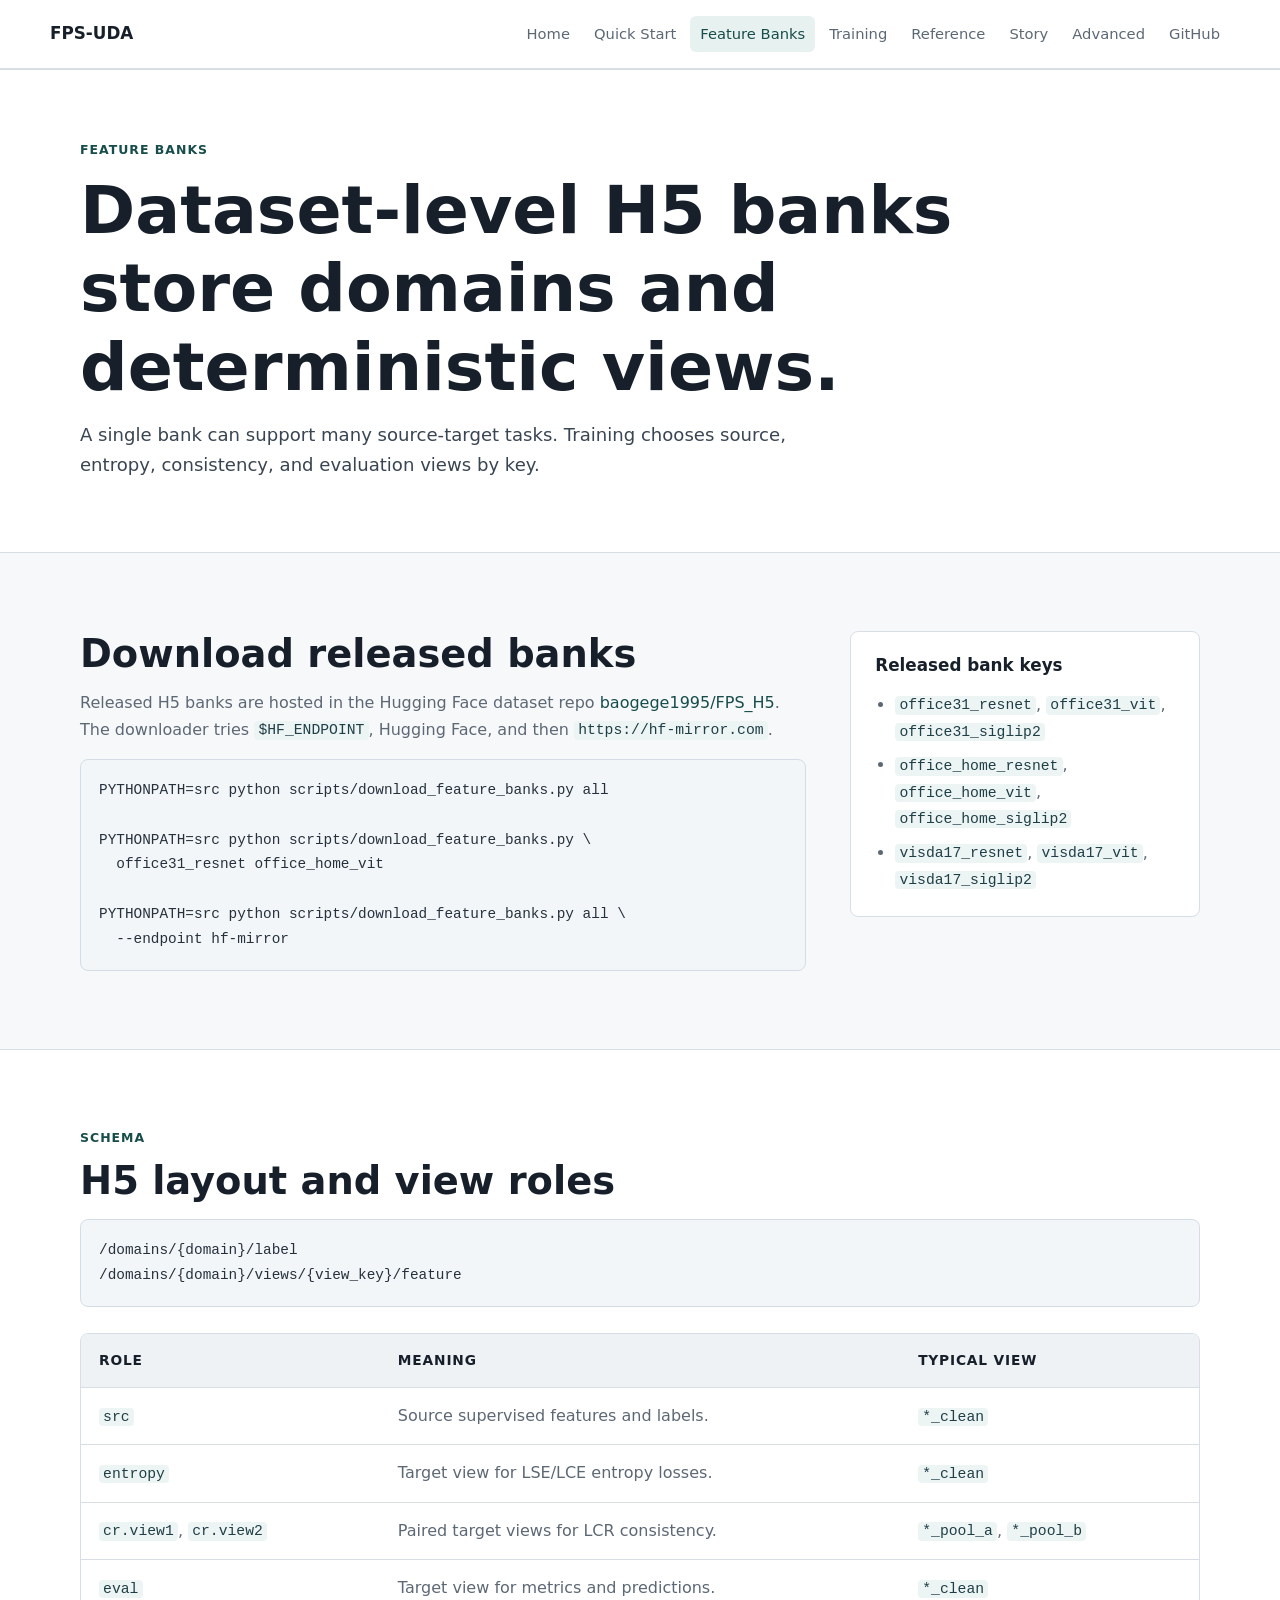
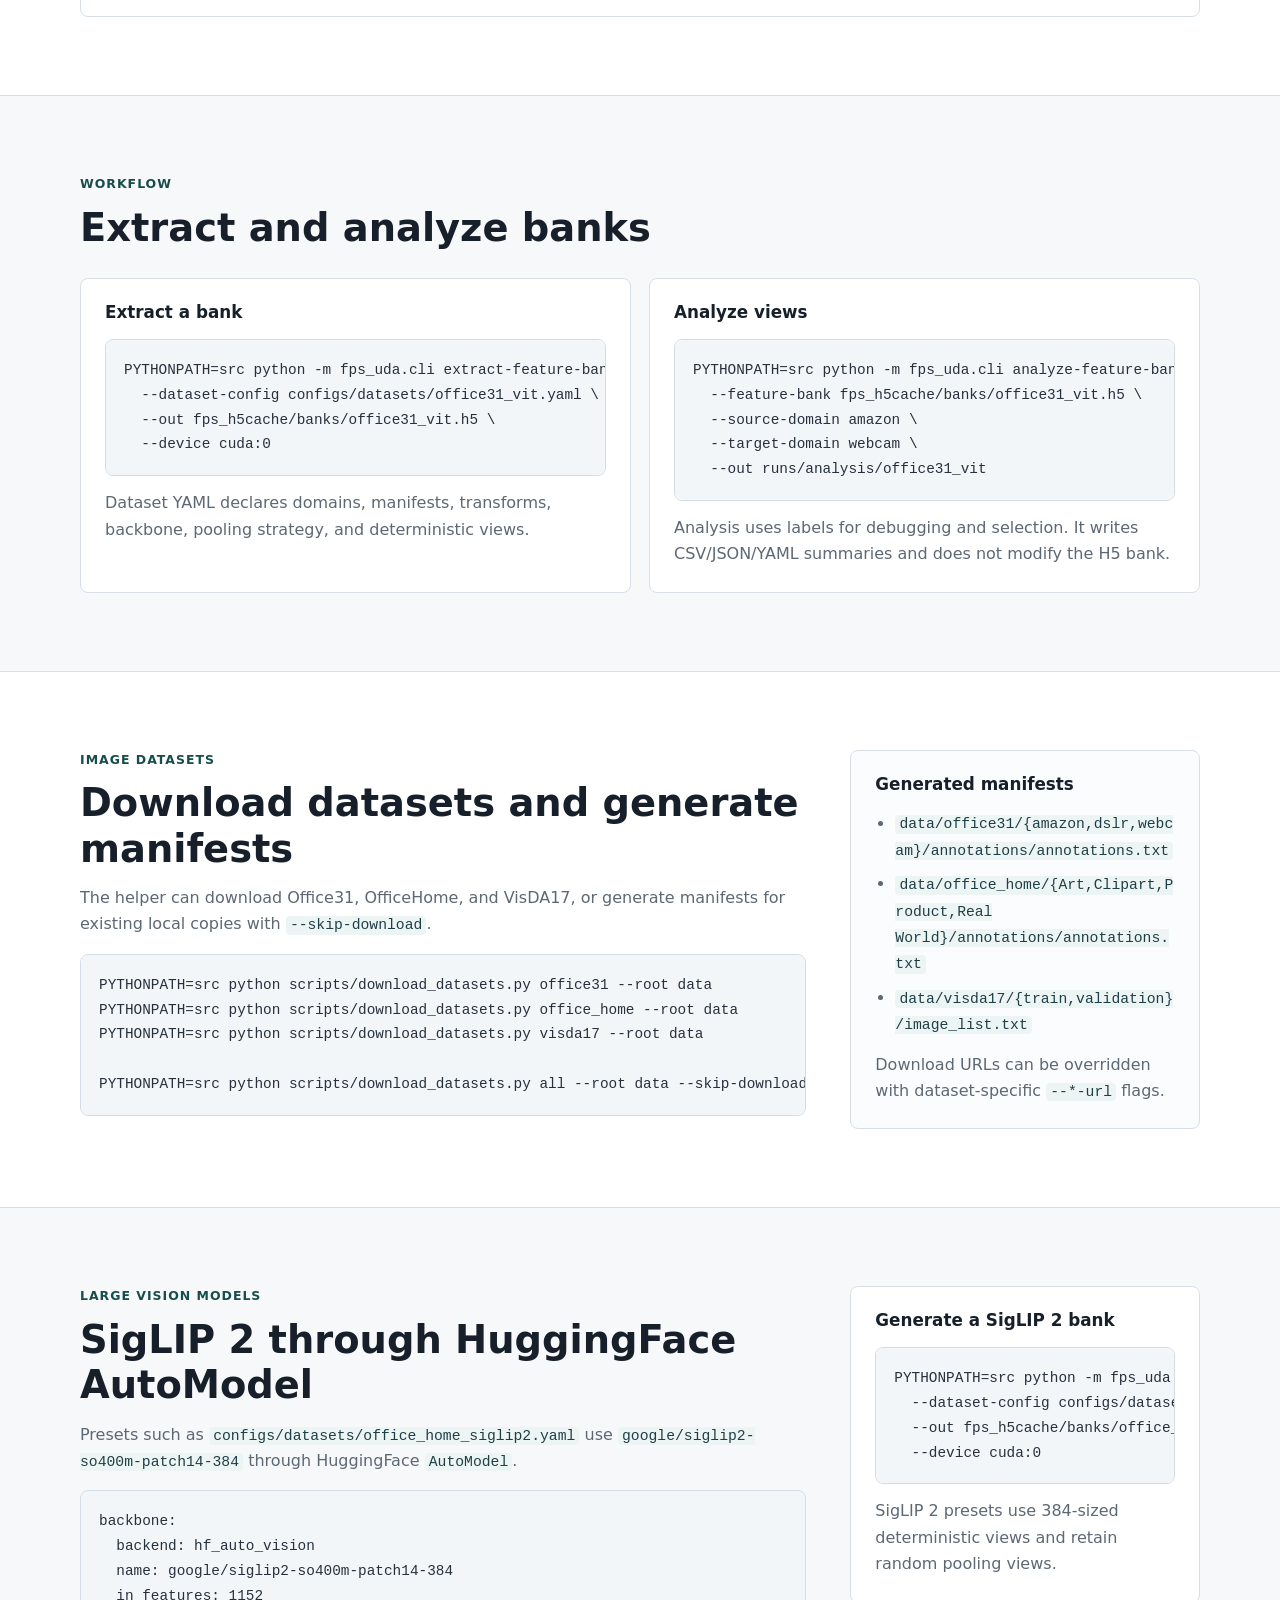
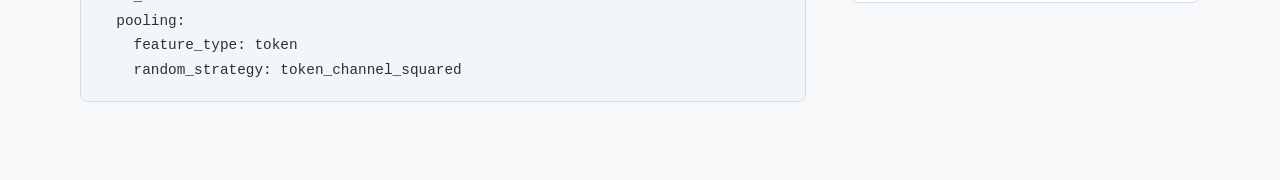
<file: docs/feature-banks.html>
<!doctype html>
<html lang="en">
  <head>
    <meta charset="utf-8">
    <meta name="viewport" content="width=device-width, initial-scale=1">
    <title>Feature Banks | FPS-UDA</title>
    <meta
      name="description"
      content="Download, inspect, analyze, and extract FPS-UDA dataset-level H5 feature banks."
    >
    <link rel="stylesheet" href="assets/site.css">
  </head>
  <body>
    <header class="site-header">
      <nav class="nav" aria-label="Primary">
        <a class="brand" href="index.html">FPS-UDA</a>
        <div class="nav-links">
          <a href="index.html">Home</a>
          <a href="quickstart.html">Quick Start</a>
          <a class="active" href="feature-banks.html">Feature Banks</a>
          <a href="training.html">Training</a>
          <a href="reference.html">Reference</a>
          <a href="story.html">Story</a>
          <a href="advanced.html">Advanced</a>
          <a href="https://github.com/baogegeJiang/FPS">GitHub</a>
        </div>
      </nav>
    </header>

    <main>
      <section class="page-hero section-band">
        <div class="container">
          <p class="eyebrow">Feature Banks</p>
          <h1>Dataset-level H5 banks store domains and deterministic views.</h1>
          <p class="lead">
            A single bank can support many source-target tasks. Training chooses
            source, entropy, consistency, and evaluation views by key.
          </p>
        </div>
      </section>

      <section class="section">
        <div class="container two-column">
          <div>
            <h2>Download released banks</h2>
            <p>
              Released H5 banks are hosted in the Hugging Face dataset repo
              <a href="https://huggingface.co/datasets/baogege1995/FPS_H5">baogege1995/FPS_H5</a>.
              The downloader tries <code>$HF_ENDPOINT</code>, Hugging Face, and
              then <code>https://hf-mirror.com</code>.
            </p>
            <pre><code>PYTHONPATH=src python scripts/download_feature_banks.py all

PYTHONPATH=src python scripts/download_feature_banks.py \
  office31_resnet office_home_vit

PYTHONPATH=src python scripts/download_feature_banks.py all \
  --endpoint hf-mirror</code></pre>
          </div>
          <aside class="item">
            <h3>Released bank keys</h3>
            <ul class="plain-list">
              <li><code>office31_resnet</code>, <code>office31_vit</code>, <code>office31_siglip2</code></li>
              <li><code>office_home_resnet</code>, <code>office_home_vit</code>, <code>office_home_siglip2</code></li>
              <li><code>visda17_resnet</code>, <code>visda17_vit</code>, <code>visda17_siglip2</code></li>
            </ul>
          </aside>
        </div>
      </section>

      <section class="section section-band">
        <div class="container">
          <p class="eyebrow">Schema</p>
          <h2>H5 layout and view roles</h2>
          <pre><code>/domains/{domain}/label
/domains/{domain}/views/{view_key}/feature</code></pre>
          <div class="table-wrap">
            <table>
              <thead>
                <tr>
                  <th>Role</th>
                  <th>Meaning</th>
                  <th>Typical view</th>
                </tr>
              </thead>
              <tbody>
                <tr>
                  <td><code>src</code></td>
                  <td>Source supervised features and labels.</td>
                  <td><code>*_clean</code></td>
                </tr>
                <tr>
                  <td><code>entropy</code></td>
                  <td>Target view for LSE/LCE entropy losses.</td>
                  <td><code>*_clean</code></td>
                </tr>
                <tr>
                  <td><code>cr.view1</code>, <code>cr.view2</code></td>
                  <td>Paired target views for LCR consistency.</td>
                  <td><code>*_pool_a</code>, <code>*_pool_b</code></td>
                </tr>
                <tr>
                  <td><code>eval</code></td>
                  <td>Target view for metrics and predictions.</td>
                  <td><code>*_clean</code></td>
                </tr>
              </tbody>
            </table>
          </div>
        </div>
      </section>

      <section class="section">
        <div class="container">
          <p class="eyebrow">Workflow</p>
          <h2>Extract and analyze banks</h2>
          <div class="code-grid">
            <article>
              <h3>Extract a bank</h3>
              <pre><code>PYTHONPATH=src python -m fps_uda.cli extract-feature-bank \
  --dataset-config configs/datasets/office31_vit.yaml \
  --out fps_h5cache/banks/office31_vit.h5 \
  --device cuda:0</code></pre>
              <p>
                Dataset YAML declares domains, manifests, transforms, backbone,
                pooling strategy, and deterministic views.
              </p>
            </article>
            <article>
              <h3>Analyze views</h3>
              <pre><code>PYTHONPATH=src python -m fps_uda.cli analyze-feature-bank \
  --feature-bank fps_h5cache/banks/office31_vit.h5 \
  --source-domain amazon \
  --target-domain webcam \
  --out runs/analysis/office31_vit</code></pre>
              <p>
                Analysis uses labels for debugging and selection. It writes
                CSV/JSON/YAML summaries and does not modify the H5 bank.
              </p>
            </article>
          </div>
        </div>
      </section>

      <section class="section section-band">
        <div class="container two-column">
          <div>
            <p class="eyebrow">Image datasets</p>
            <h2>Download datasets and generate manifests</h2>
            <p>
              The helper can download Office31, OfficeHome, and VisDA17, or
              generate manifests for existing local copies with
              <code>--skip-download</code>.
            </p>
            <pre><code>PYTHONPATH=src python scripts/download_datasets.py office31 --root data
PYTHONPATH=src python scripts/download_datasets.py office_home --root data
PYTHONPATH=src python scripts/download_datasets.py visda17 --root data

PYTHONPATH=src python scripts/download_datasets.py all --root data --skip-download</code></pre>
          </div>
          <aside class="item">
            <h3>Generated manifests</h3>
            <ul class="plain-list">
              <li><code>data/office31/{amazon,dslr,webcam}/annotations/annotations.txt</code></li>
              <li><code>data/office_home/{Art,Clipart,Product,Real World}/annotations/annotations.txt</code></li>
              <li><code>data/visda17/{train,validation}/image_list.txt</code></li>
            </ul>
            <p>
              Download URLs can be overridden with dataset-specific
              <code>--*-url</code> flags.
            </p>
          </aside>
        </div>
      </section>

      <section class="section">
        <div class="container two-column">
          <div>
            <p class="eyebrow">Large vision models</p>
            <h2>SigLIP 2 through HuggingFace AutoModel</h2>
            <p>
              Presets such as <code>configs/datasets/office_home_siglip2.yaml</code>
              use <code>google/siglip2-so400m-patch14-384</code> through
              HuggingFace <code>AutoModel</code>.
            </p>
            <pre><code>backbone:
  backend: hf_auto_vision
  name: google/siglip2-so400m-patch14-384
  in_features: 1152
  pooling:
    feature_type: token
    random_strategy: token_channel_squared</code></pre>
          </div>
          <aside class="item">
            <h3>Generate a SigLIP 2 bank</h3>
            <pre><code>PYTHONPATH=src python -m fps_uda.cli extract-feature-bank \
  --dataset-config configs/datasets/office_home_siglip2.yaml \
  --out fps_h5cache/banks/office_home_siglip2.h5 \
  --device cuda:0</code></pre>
            <p>
              SigLIP 2 presets use 384-sized deterministic views and retain
              random pooling views.
            </p>
          </aside>
        </div>
      </section>
    </main>
  </body>
</html>
</file>
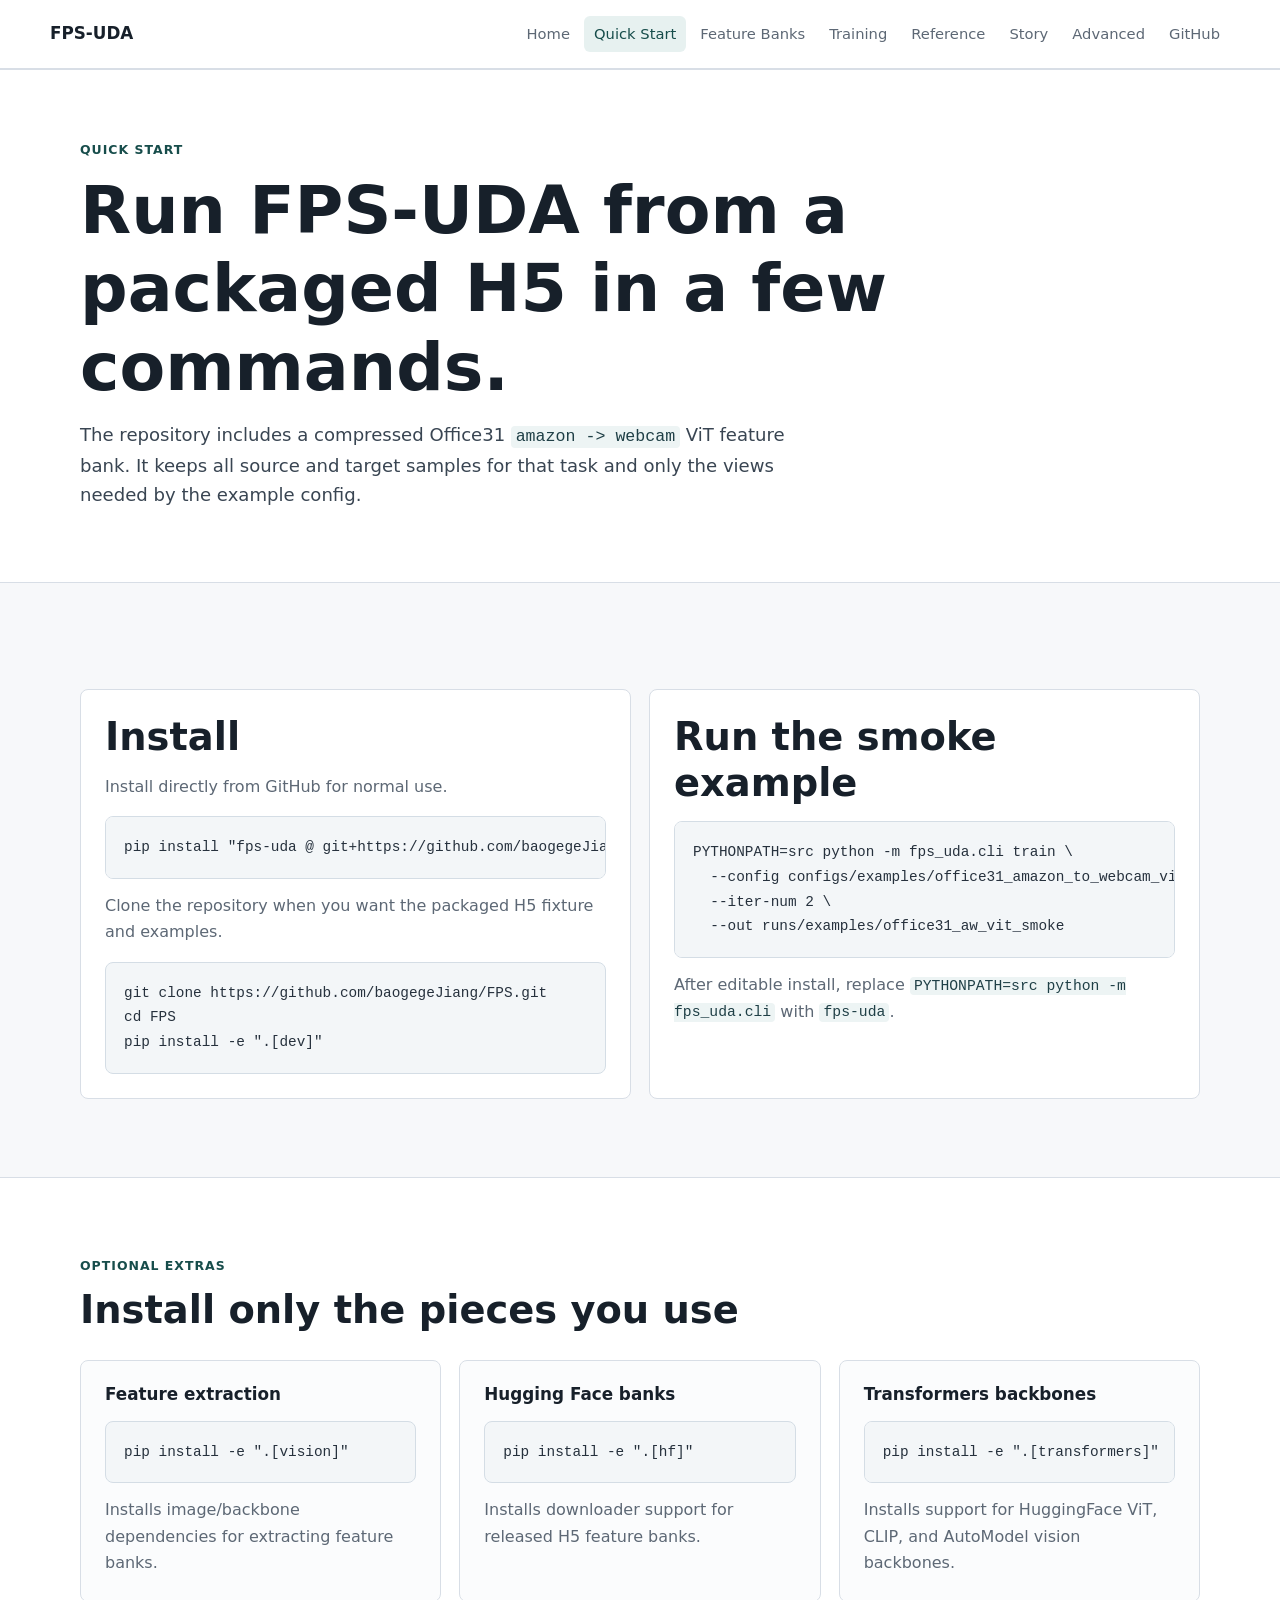
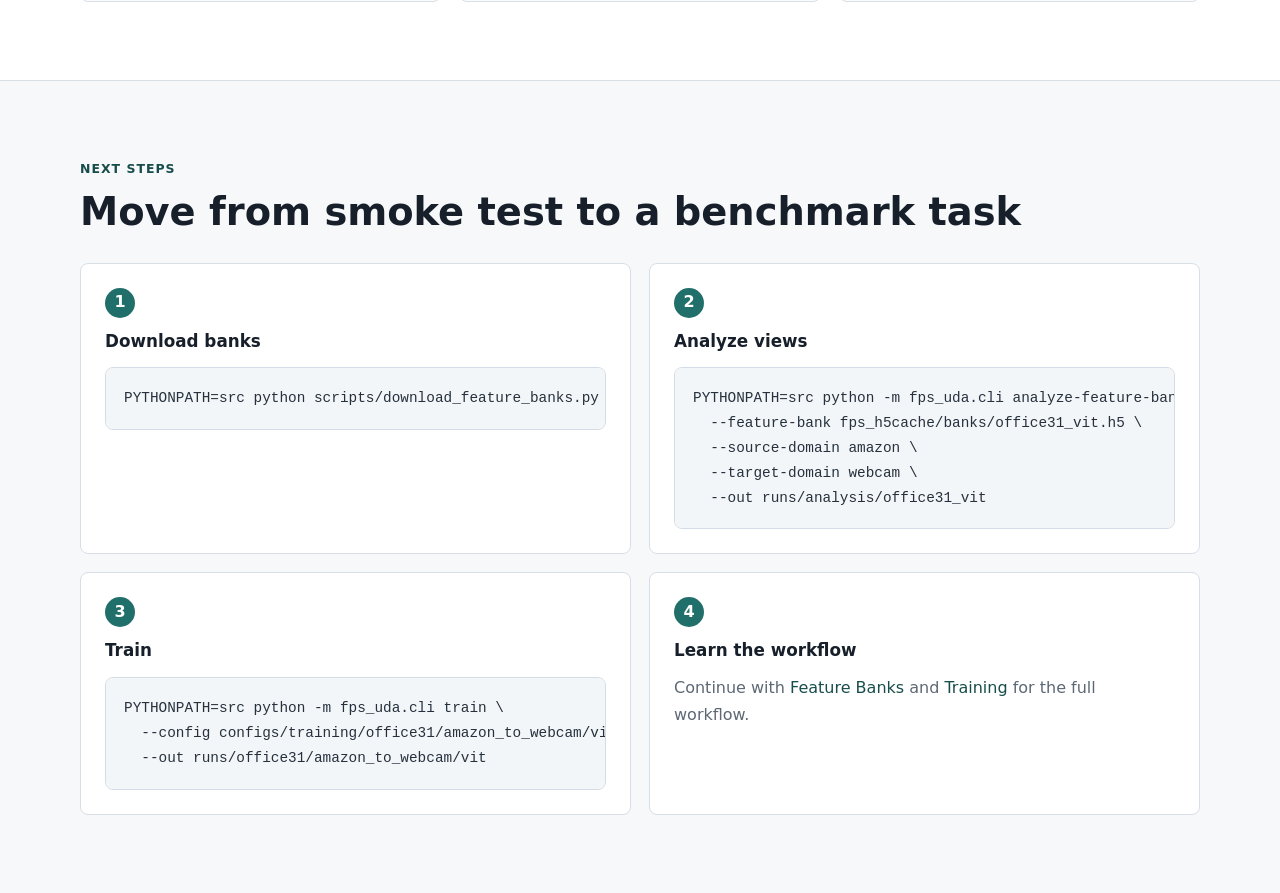
<file: docs/quickstart.html>
<!doctype html>
<html lang="en">
  <head>
    <meta charset="utf-8">
    <meta name="viewport" content="width=device-width, initial-scale=1">
    <title>Quick Start | FPS-UDA</title>
    <meta
      name="description"
      content="Install FPS-UDA and run the packaged Office31 H5 smoke example."
    >
    <link rel="stylesheet" href="assets/site.css">
  </head>
  <body>
    <header class="site-header">
      <nav class="nav" aria-label="Primary">
        <a class="brand" href="index.html">FPS-UDA</a>
        <div class="nav-links">
          <a href="index.html">Home</a>
          <a class="active" href="quickstart.html">Quick Start</a>
          <a href="feature-banks.html">Feature Banks</a>
          <a href="training.html">Training</a>
          <a href="reference.html">Reference</a>
          <a href="story.html">Story</a>
          <a href="advanced.html">Advanced</a>
          <a href="https://github.com/baogegeJiang/FPS">GitHub</a>
        </div>
      </nav>
    </header>

    <main>
      <section class="page-hero section-band">
        <div class="container">
          <p class="eyebrow">Quick Start</p>
          <h1>Run FPS-UDA from a packaged H5 in a few commands.</h1>
          <p class="lead">
            The repository includes a compressed Office31
            <code>amazon -> webcam</code> ViT feature bank. It keeps all source
            and target samples for that task and only the views needed by the
            example config.
          </p>
        </div>
      </section>

      <section class="section">
        <div class="container code-grid">
          <article>
            <h2>Install</h2>
            <p>Install directly from GitHub for normal use.</p>
            <pre><code>pip install "fps-uda @ git+https://github.com/baogegeJiang/FPS.git"</code></pre>
            <p>Clone the repository when you want the packaged H5 fixture and examples.</p>
            <pre><code>git clone https://github.com/baogegeJiang/FPS.git
cd FPS
pip install -e ".[dev]"</code></pre>
          </article>
          <article>
            <h2>Run the smoke example</h2>
            <pre><code>PYTHONPATH=src python -m fps_uda.cli train \
  --config configs/examples/office31_amazon_to_webcam_vit_packaged_h5.yaml \
  --iter-num 2 \
  --out runs/examples/office31_aw_vit_smoke</code></pre>
            <p>
              After editable install, replace
              <code>PYTHONPATH=src python -m fps_uda.cli</code> with
              <code>fps-uda</code>.
            </p>
          </article>
        </div>
      </section>

      <section class="section section-band">
        <div class="container">
          <p class="eyebrow">Optional extras</p>
          <h2>Install only the pieces you use</h2>
          <div class="cards">
            <article class="item">
              <h3>Feature extraction</h3>
              <pre><code>pip install -e ".[vision]"</code></pre>
              <p>Installs image/backbone dependencies for extracting feature banks.</p>
            </article>
            <article class="item">
              <h3>Hugging Face banks</h3>
              <pre><code>pip install -e ".[hf]"</code></pre>
              <p>Installs downloader support for released H5 feature banks.</p>
            </article>
            <article class="item">
              <h3>Transformers backbones</h3>
              <pre><code>pip install -e ".[transformers]"</code></pre>
              <p>Installs support for HuggingFace ViT, CLIP, and AutoModel vision backbones.</p>
            </article>
          </div>
        </div>
      </section>

      <section class="section">
        <div class="container">
          <p class="eyebrow">Next steps</p>
          <h2>Move from smoke test to a benchmark task</h2>
          <div class="workflow">
            <article>
              <span class="step">1</span>
              <h3>Download banks</h3>
              <pre><code>PYTHONPATH=src python scripts/download_feature_banks.py all</code></pre>
            </article>
            <article>
              <span class="step">2</span>
              <h3>Analyze views</h3>
              <pre><code>PYTHONPATH=src python -m fps_uda.cli analyze-feature-bank \
  --feature-bank fps_h5cache/banks/office31_vit.h5 \
  --source-domain amazon \
  --target-domain webcam \
  --out runs/analysis/office31_vit</code></pre>
            </article>
            <article>
              <span class="step">3</span>
              <h3>Train</h3>
              <pre><code>PYTHONPATH=src python -m fps_uda.cli train \
  --config configs/training/office31/amazon_to_webcam/vit.yaml \
  --out runs/office31/amazon_to_webcam/vit</code></pre>
            </article>
            <article>
              <span class="step">4</span>
              <h3>Learn the workflow</h3>
              <p>
                Continue with <a href="feature-banks.html">Feature Banks</a>
                and <a href="training.html">Training</a> for the full workflow.
              </p>
            </article>
          </div>
        </div>
      </section>
    </main>
  </body>
</html>
</file>
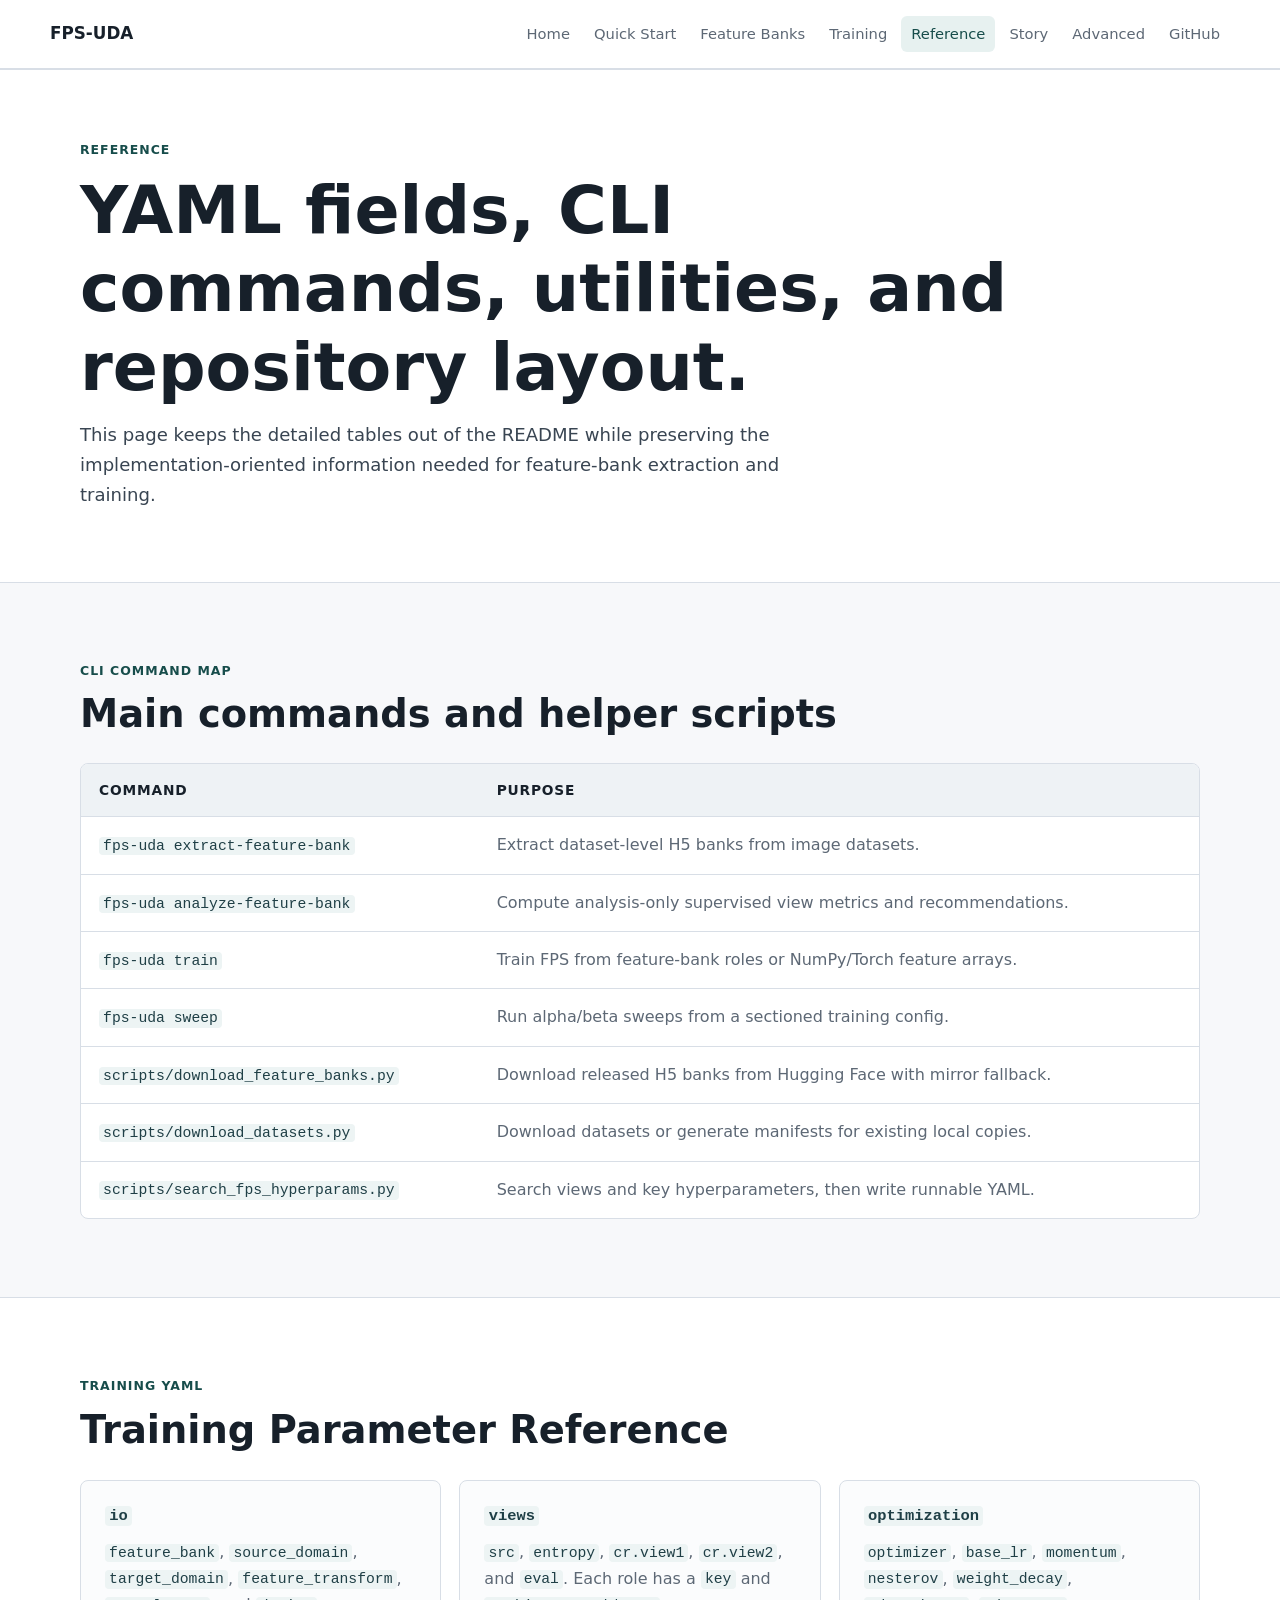
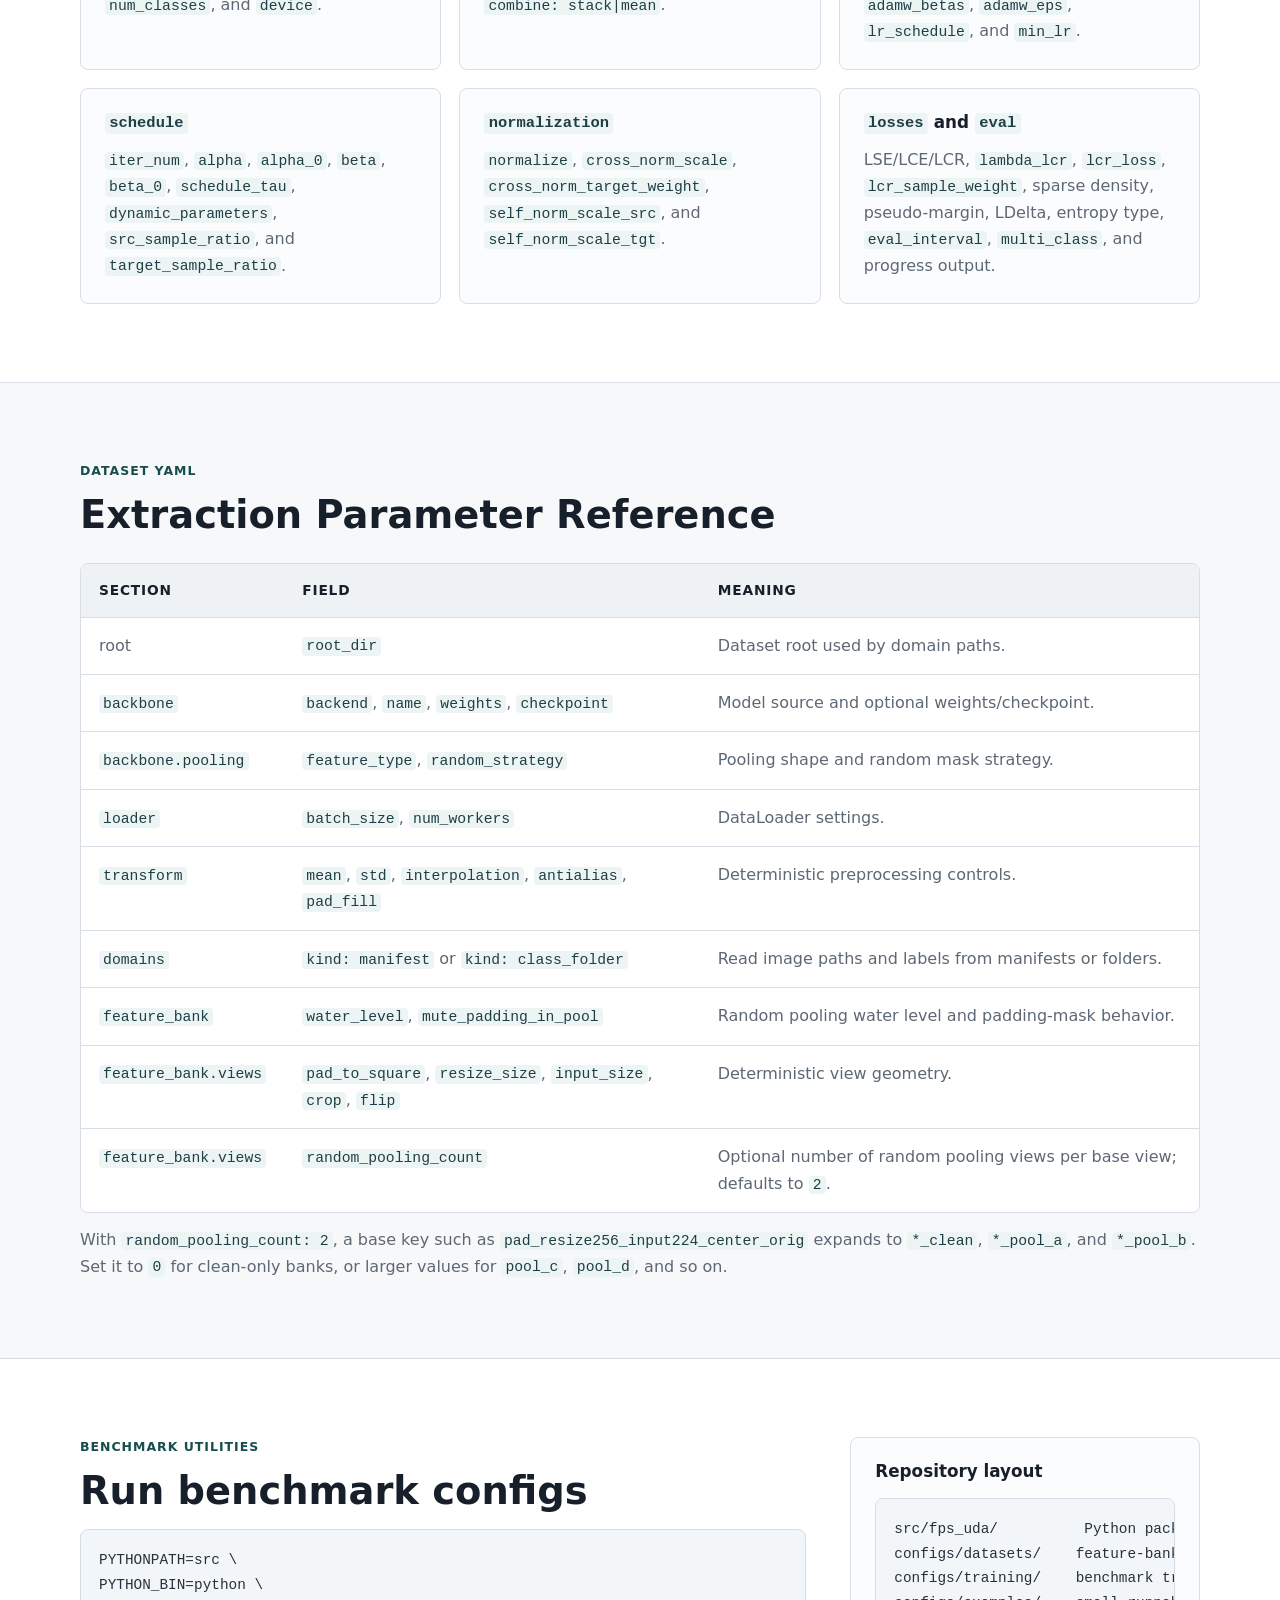
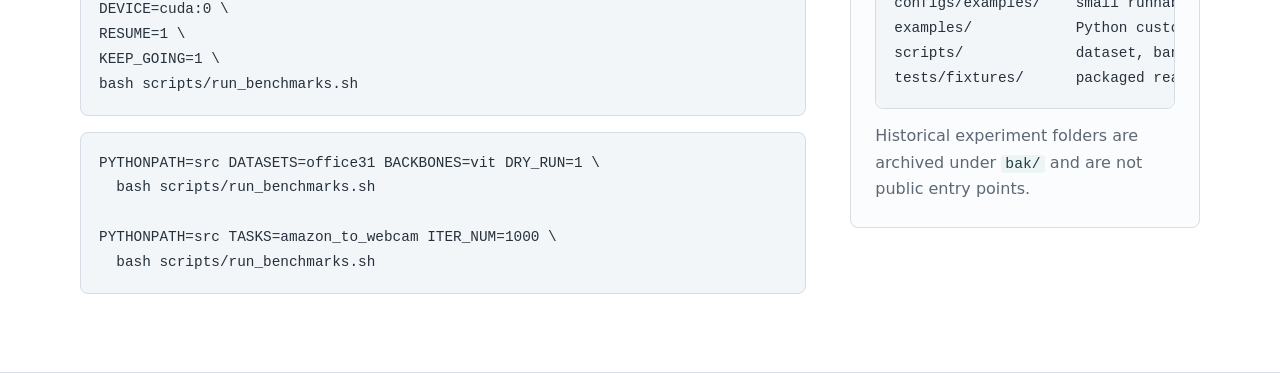
<file: docs/reference.html>
<!doctype html>
<html lang="en">
  <head>
    <meta charset="utf-8">
    <meta name="viewport" content="width=device-width, initial-scale=1">
    <title>Reference | FPS-UDA</title>
    <meta
      name="description"
      content="FPS-UDA reference for YAML fields, CLI commands, dataset helpers, benchmark scripts, and repository layout."
    >
    <link rel="stylesheet" href="assets/site.css">
  </head>
  <body>
    <header class="site-header">
      <nav class="nav" aria-label="Primary">
        <a class="brand" href="index.html">FPS-UDA</a>
        <div class="nav-links">
          <a href="index.html">Home</a>
          <a href="quickstart.html">Quick Start</a>
          <a href="feature-banks.html">Feature Banks</a>
          <a href="training.html">Training</a>
          <a class="active" href="reference.html">Reference</a>
          <a href="story.html">Story</a>
          <a href="advanced.html">Advanced</a>
          <a href="https://github.com/baogegeJiang/FPS">GitHub</a>
        </div>
      </nav>
    </header>

    <main>
      <section class="page-hero section-band">
        <div class="container">
          <p class="eyebrow">Reference</p>
          <h1>YAML fields, CLI commands, utilities, and repository layout.</h1>
          <p class="lead">
            This page keeps the detailed tables out of the README while
            preserving the implementation-oriented information needed for
            feature-bank extraction and training.
          </p>
        </div>
      </section>

      <section class="section">
        <div class="container">
          <p class="eyebrow">CLI command map</p>
          <h2>Main commands and helper scripts</h2>
          <div class="table-wrap">
            <table>
              <thead>
                <tr>
                  <th>Command</th>
                  <th>Purpose</th>
                </tr>
              </thead>
              <tbody>
                <tr>
                  <td><code>fps-uda extract-feature-bank</code></td>
                  <td>Extract dataset-level H5 banks from image datasets.</td>
                </tr>
                <tr>
                  <td><code>fps-uda analyze-feature-bank</code></td>
                  <td>Compute analysis-only supervised view metrics and recommendations.</td>
                </tr>
                <tr>
                  <td><code>fps-uda train</code></td>
                  <td>Train FPS from feature-bank roles or NumPy/Torch feature arrays.</td>
                </tr>
                <tr>
                  <td><code>fps-uda sweep</code></td>
                  <td>Run alpha/beta sweeps from a sectioned training config.</td>
                </tr>
                <tr>
                  <td><code>scripts/download_feature_banks.py</code></td>
                  <td>Download released H5 banks from Hugging Face with mirror fallback.</td>
                </tr>
                <tr>
                  <td><code>scripts/download_datasets.py</code></td>
                  <td>Download datasets or generate manifests for existing local copies.</td>
                </tr>
                <tr>
                  <td><code>scripts/search_fps_hyperparams.py</code></td>
                  <td>Search views and key hyperparameters, then write runnable YAML.</td>
                </tr>
              </tbody>
            </table>
          </div>
        </div>
      </section>

      <section class="section section-band">
        <div class="container">
          <p class="eyebrow">Training YAML</p>
          <h2>Training Parameter Reference</h2>
          <div class="cards">
            <article class="item">
              <h3><code>io</code></h3>
              <p>
                <code>feature_bank</code>, <code>source_domain</code>,
                <code>target_domain</code>, <code>feature_transform</code>,
                <code>num_classes</code>, and <code>device</code>.
              </p>
            </article>
            <article class="item">
              <h3><code>views</code></h3>
              <p>
                <code>src</code>, <code>entropy</code>,
                <code>cr.view1</code>, <code>cr.view2</code>, and
                <code>eval</code>. Each role has a <code>key</code> and
                <code>combine: stack|mean</code>.
              </p>
            </article>
            <article class="item">
              <h3><code>optimization</code></h3>
              <p>
                <code>optimizer</code>, <code>base_lr</code>,
                <code>momentum</code>, <code>nesterov</code>,
                <code>weight_decay</code>, <code>adamw_betas</code>,
                <code>adamw_eps</code>, <code>lr_schedule</code>, and
                <code>min_lr</code>.
              </p>
            </article>
            <article class="item">
              <h3><code>schedule</code></h3>
              <p>
                <code>iter_num</code>, <code>alpha</code>,
                <code>alpha_0</code>, <code>beta</code>,
                <code>beta_0</code>, <code>schedule_tau</code>,
                <code>dynamic_parameters</code>, <code>src_sample_ratio</code>,
                and <code>target_sample_ratio</code>.
              </p>
            </article>
            <article class="item">
              <h3><code>normalization</code></h3>
              <p>
                <code>normalize</code>, <code>cross_norm_scale</code>,
                <code>cross_norm_target_weight</code>,
                <code>self_norm_scale_src</code>, and
                <code>self_norm_scale_tgt</code>.
              </p>
            </article>
            <article class="item">
              <h3><code>losses</code> and <code>eval</code></h3>
              <p>
                LSE/LCE/LCR, <code>lambda_lcr</code>,
                <code>lcr_loss</code>, <code>lcr_sample_weight</code>,
                sparse density, pseudo-margin, LDelta, entropy type,
                <code>eval_interval</code>, <code>multi_class</code>, and
                progress output.
              </p>
            </article>
          </div>
        </div>
      </section>

      <section class="section">
        <div class="container">
          <p class="eyebrow">Dataset YAML</p>
          <h2>Extraction Parameter Reference</h2>
          <div class="table-wrap">
            <table>
              <thead>
                <tr>
                  <th>Section</th>
                  <th>Field</th>
                  <th>Meaning</th>
                </tr>
              </thead>
              <tbody>
                <tr>
                  <td>root</td>
                  <td><code>root_dir</code></td>
                  <td>Dataset root used by domain paths.</td>
                </tr>
                <tr>
                  <td><code>backbone</code></td>
                  <td><code>backend</code>, <code>name</code>, <code>weights</code>, <code>checkpoint</code></td>
                  <td>Model source and optional weights/checkpoint.</td>
                </tr>
                <tr>
                  <td><code>backbone.pooling</code></td>
                  <td><code>feature_type</code>, <code>random_strategy</code></td>
                  <td>Pooling shape and random mask strategy.</td>
                </tr>
                <tr>
                  <td><code>loader</code></td>
                  <td><code>batch_size</code>, <code>num_workers</code></td>
                  <td>DataLoader settings.</td>
                </tr>
                <tr>
                  <td><code>transform</code></td>
                  <td><code>mean</code>, <code>std</code>, <code>interpolation</code>, <code>antialias</code>, <code>pad_fill</code></td>
                  <td>Deterministic preprocessing controls.</td>
                </tr>
                <tr>
                  <td><code>domains</code></td>
                  <td><code>kind: manifest</code> or <code>kind: class_folder</code></td>
                  <td>Read image paths and labels from manifests or folders.</td>
                </tr>
                <tr>
                  <td><code>feature_bank</code></td>
                  <td><code>water_level</code>, <code>mute_padding_in_pool</code></td>
                  <td>Random pooling water level and padding-mask behavior.</td>
                </tr>
                <tr>
                  <td><code>feature_bank.views</code></td>
                  <td><code>pad_to_square</code>, <code>resize_size</code>, <code>input_size</code>, <code>crop</code>, <code>flip</code></td>
                  <td>Deterministic view geometry.</td>
                </tr>
                <tr>
                  <td><code>feature_bank.views</code></td>
                  <td><code>random_pooling_count</code></td>
                  <td>Optional number of random pooling views per base view; defaults to <code>2</code>.</td>
                </tr>
              </tbody>
            </table>
          </div>
          <p>
            With <code>random_pooling_count: 2</code>, a base key such as
            <code>pad_resize256_input224_center_orig</code> expands to
            <code>*_clean</code>, <code>*_pool_a</code>, and
            <code>*_pool_b</code>. Set it to <code>0</code> for clean-only
            banks, or larger values for <code>pool_c</code>, <code>pool_d</code>,
            and so on.
          </p>
        </div>
      </section>

      <section class="section section-band">
        <div class="container two-column">
          <div>
            <p class="eyebrow">Benchmark utilities</p>
            <h2>Run benchmark configs</h2>
            <pre><code>PYTHONPATH=src \
PYTHON_BIN=python \
DEVICE=cuda:0 \
RESUME=1 \
KEEP_GOING=1 \
bash scripts/run_benchmarks.sh</code></pre>
            <pre><code>PYTHONPATH=src DATASETS=office31 BACKBONES=vit DRY_RUN=1 \
  bash scripts/run_benchmarks.sh

PYTHONPATH=src TASKS=amazon_to_webcam ITER_NUM=1000 \
  bash scripts/run_benchmarks.sh</code></pre>
          </div>
          <aside class="item">
            <h3>Repository layout</h3>
            <pre><code>src/fps_uda/          Python package
configs/datasets/    feature-bank extraction configs
configs/training/    benchmark training configs
configs/examples/    small runnable examples
examples/            Python customization examples
scripts/             dataset, bank, benchmark helpers
tests/fixtures/      packaged real-H5 fixture</code></pre>
            <p>
              Historical experiment folders are archived under
              <code>bak/</code> and are not public entry points.
            </p>
          </aside>
        </div>
      </section>
    </main>
  </body>
</html>
</file>
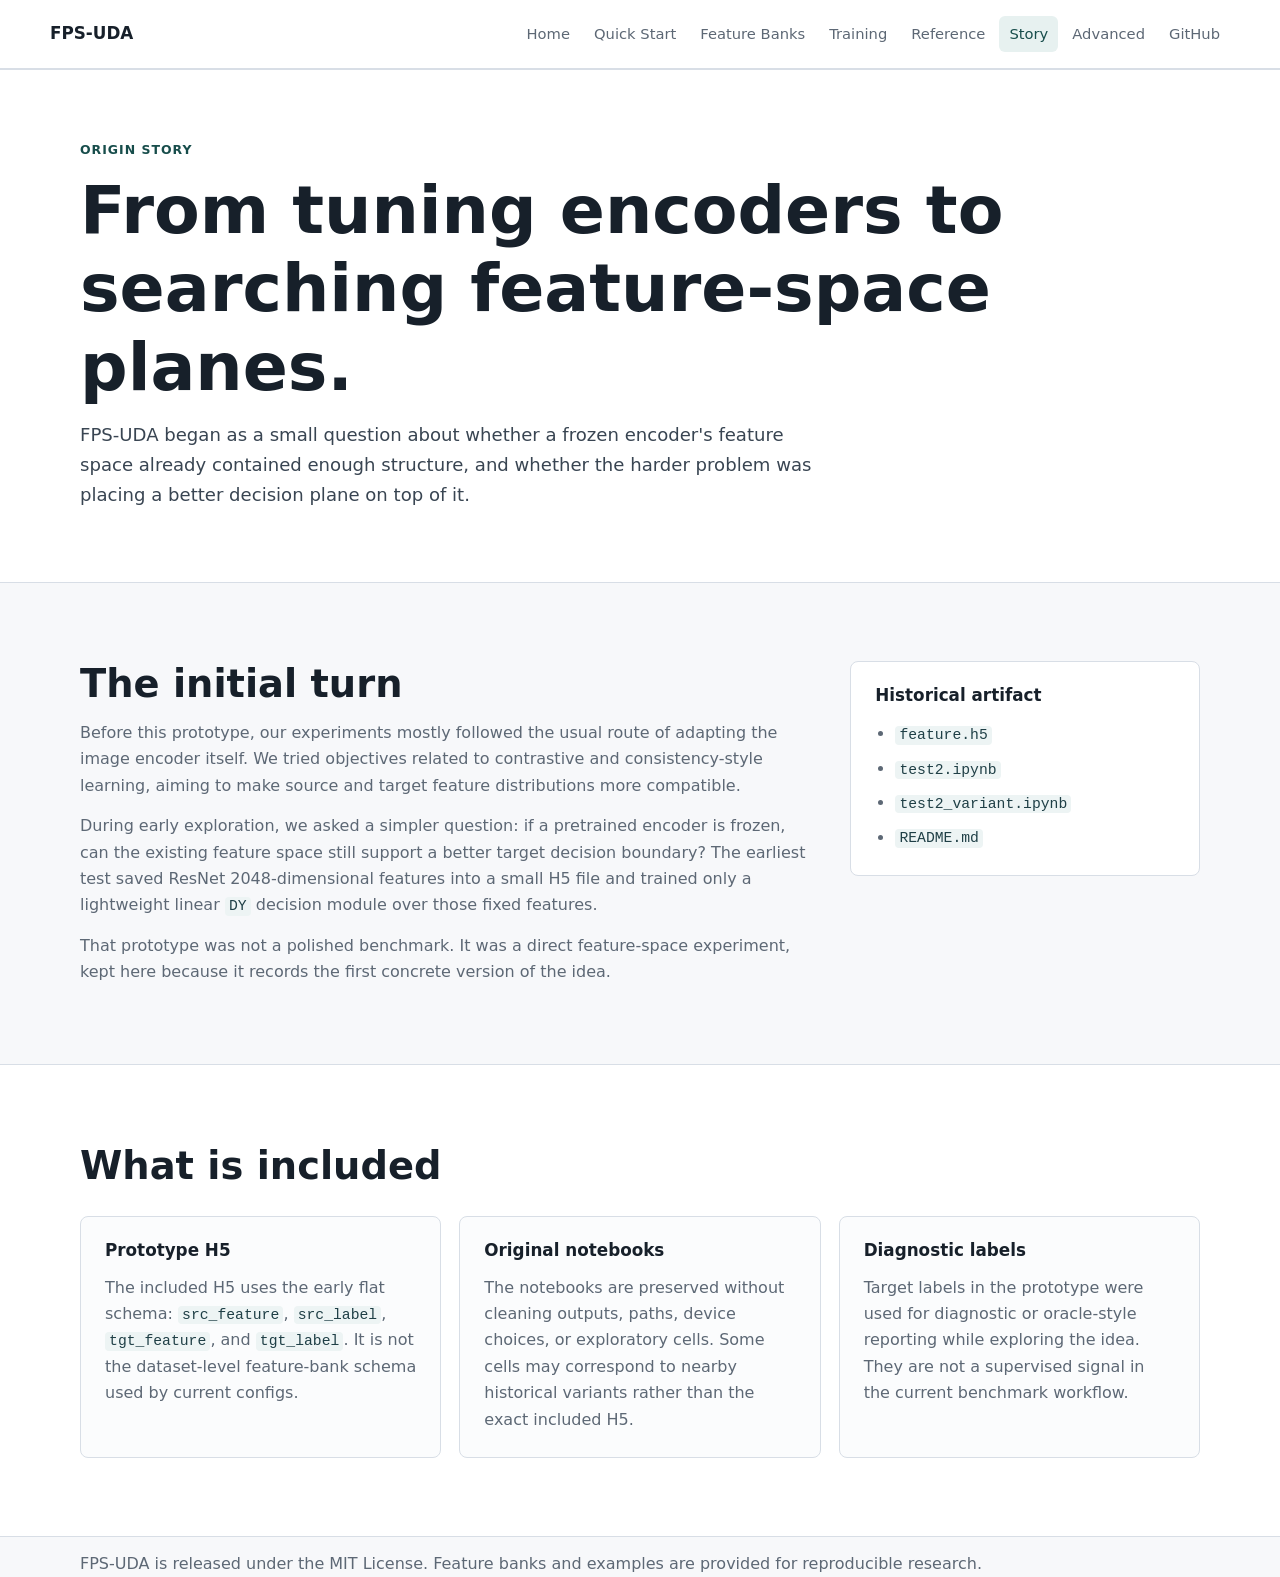
<file: docs/story.html>
<!doctype html>
<html lang="en">
  <head>
    <meta charset="utf-8">
    <meta name="viewport" content="width=device-width, initial-scale=1">
    <title>Story | FPS-UDA</title>
    <meta
      name="description"
      content="The origin story of FPS-UDA and the historical feature-space prototype artifact."
    >
    <link rel="stylesheet" href="assets/site.css">
  </head>
  <body>
    <header class="site-header">
      <nav class="nav" aria-label="Primary">
        <a class="brand" href="index.html">FPS-UDA</a>
        <div class="nav-links">
          <a href="index.html">Home</a>
          <a href="quickstart.html">Quick Start</a>
          <a href="feature-banks.html">Feature Banks</a>
          <a href="training.html">Training</a>
          <a href="reference.html">Reference</a>
          <a class="active" href="story.html">Story</a>
          <a href="advanced.html">Advanced</a>
          <a href="https://github.com/baogegeJiang/FPS">GitHub</a>
        </div>
      </nav>
    </header>

    <main>
      <section class="page-hero section-band">
        <div class="container">
          <p class="eyebrow">Origin story</p>
          <h1>From tuning encoders to searching feature-space planes.</h1>
          <p class="lead">
            FPS-UDA began as a small question about whether a frozen encoder's
            feature space already contained enough structure, and whether the
            harder problem was placing a better decision plane on top of it.
          </p>
        </div>
      </section>

      <section class="section">
        <div class="container two-column">
          <div>
            <h2>The initial turn</h2>
            <p>
              Before this prototype, our experiments mostly followed the usual
              route of adapting the image encoder itself. We tried objectives
              related to contrastive and consistency-style learning, aiming to
              make source and target feature distributions more compatible.
            </p>
            <p>
              During early exploration, we asked a simpler question: if a
              pretrained encoder is frozen, can the existing feature space still
              support a better target decision boundary? The earliest test saved
              ResNet 2048-dimensional features into a small H5 file and trained
              only a lightweight linear <code>DY</code> decision module over
              those fixed features.
            </p>
            <p>
              That prototype was not a polished benchmark. It was a direct
              feature-space experiment, kept here because it records the first
              concrete version of the idea.
            </p>
          </div>
          <aside class="item">
            <h3>Historical artifact</h3>
            <ul class="plain-list">
              <li><a href="../examples/origin_story/feature.h5"><code>feature.h5</code></a></li>
              <li><a href="../examples/origin_story/test2.ipynb"><code>test2.ipynb</code></a></li>
              <li><a href="../examples/origin_story/test2_variant.ipynb"><code>test2_variant.ipynb</code></a></li>
              <li><a href="../examples/origin_story/README.md"><code>README.md</code></a></li>
            </ul>
          </aside>
        </div>
      </section>

      <section class="section section-band">
        <div class="container">
          <h2>What is included</h2>
          <div class="cards">
            <article class="item">
              <h3>Prototype H5</h3>
              <p>
                The included H5 uses the early flat schema:
                <code>src_feature</code>, <code>src_label</code>,
                <code>tgt_feature</code>, and <code>tgt_label</code>. It is not
                the dataset-level feature-bank schema used by current configs.
              </p>
            </article>
            <article class="item">
              <h3>Original notebooks</h3>
              <p>
                The notebooks are preserved without cleaning outputs, paths,
                device choices, or exploratory cells. Some cells may correspond
                to nearby historical variants rather than the exact included H5.
              </p>
            </article>
            <article class="item">
              <h3>Diagnostic labels</h3>
              <p>
                Target labels in the prototype were used for diagnostic or
                oracle-style reporting while exploring the idea. They are not a
                supervised signal in the current benchmark workflow.
              </p>
            </article>
          </div>
        </div>
      </section>
    </main>

    <footer class="footer">
      <div class="container">
        <p>
          FPS-UDA is released under the MIT License. Feature banks and examples
          are provided for reproducible research.
        </p>
      </div>
    </footer>
  </body>
</html>
</file>
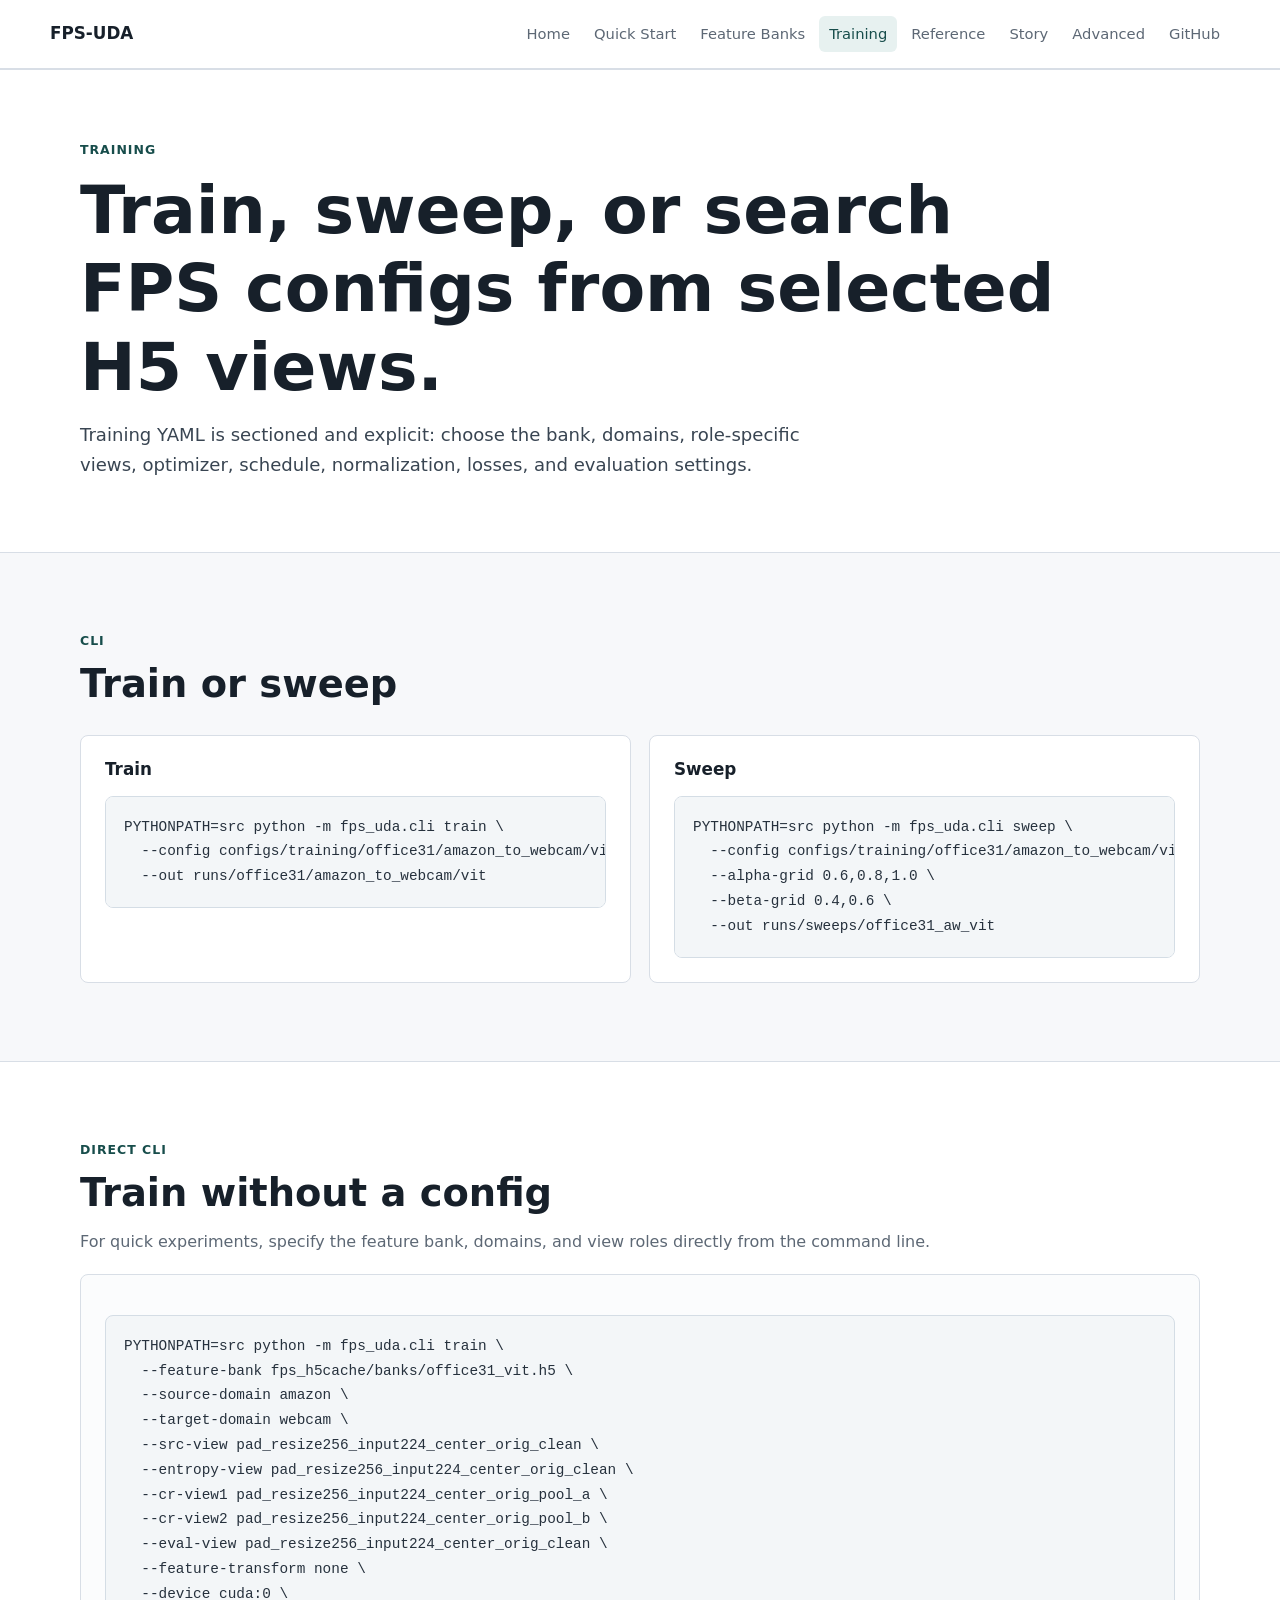
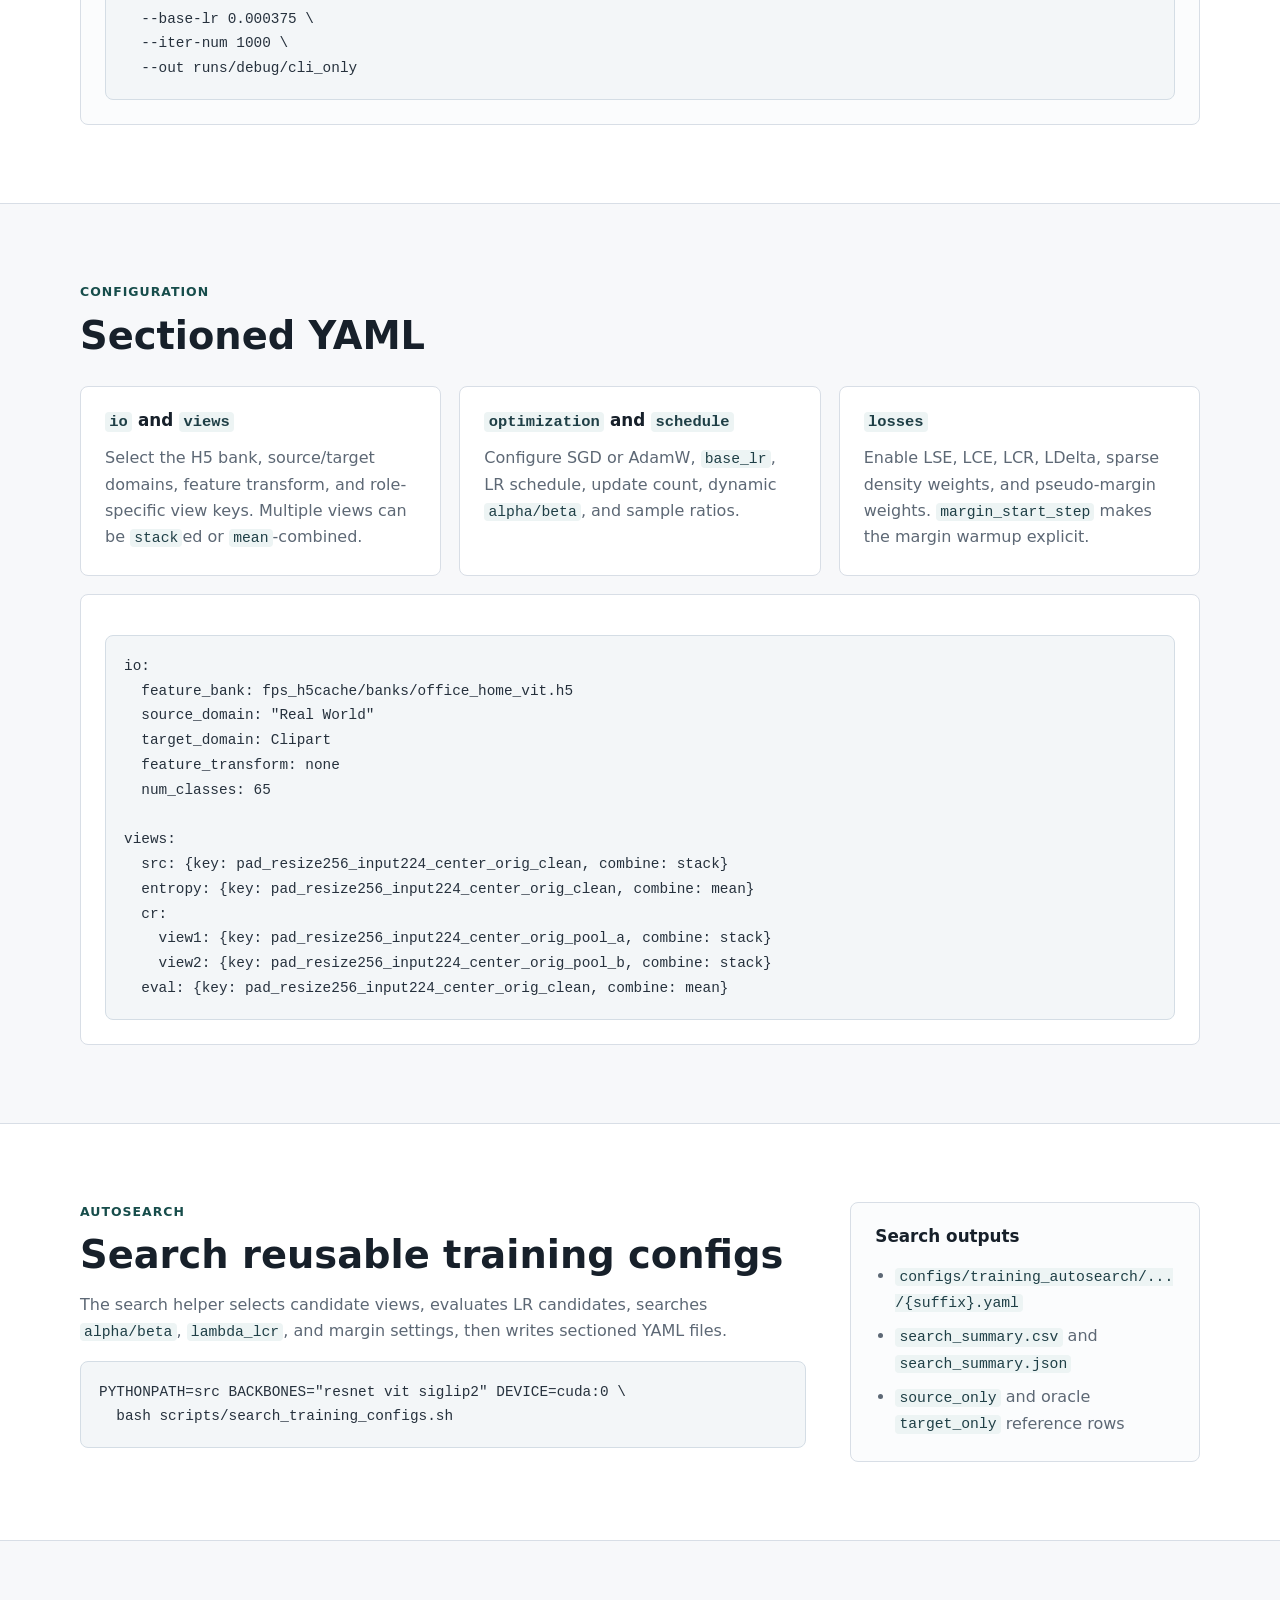
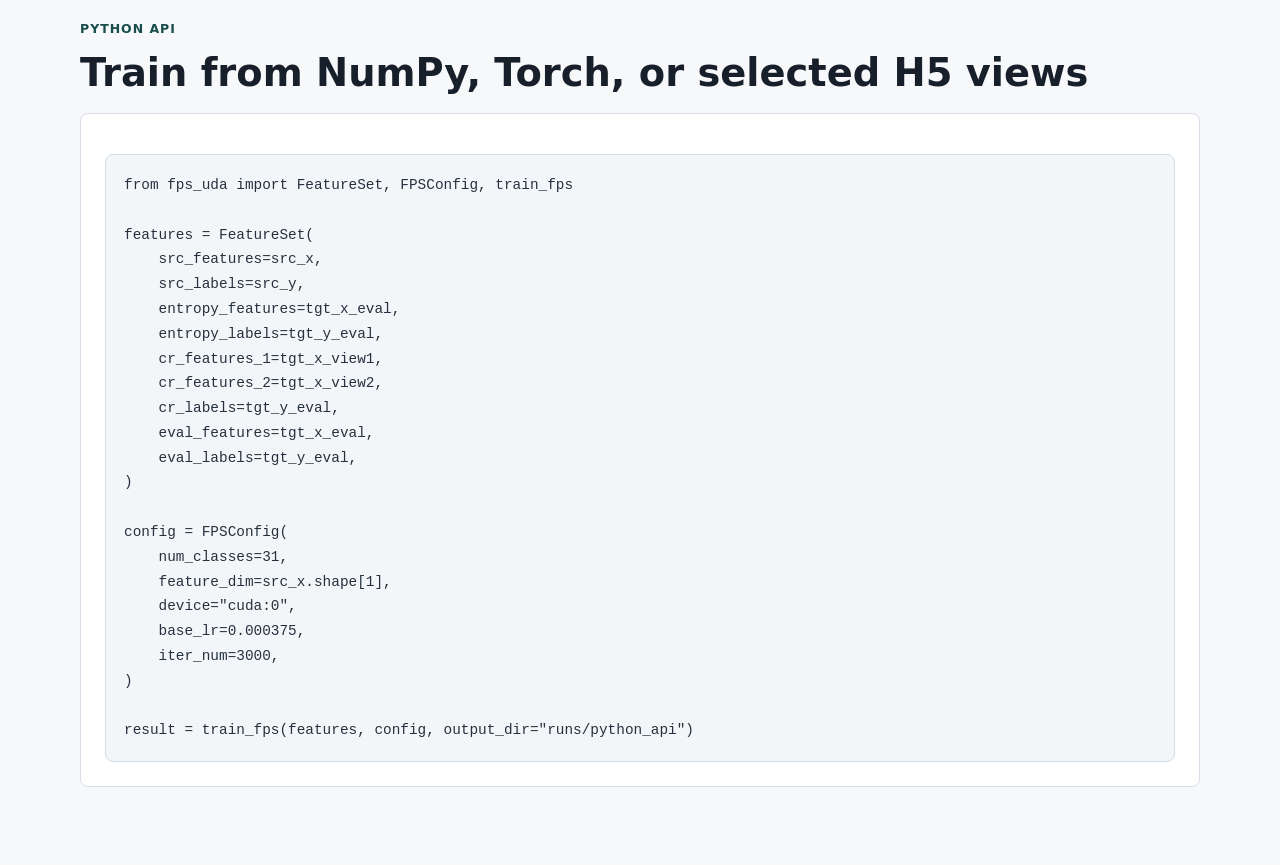
<file: docs/training.html>
<!doctype html>
<html lang="en">
  <head>
    <meta charset="utf-8">
    <meta name="viewport" content="width=device-width, initial-scale=1">
    <title>Training | FPS-UDA</title>
    <meta
      name="description"
      content="Configure and run FPS-UDA training, sweeps, autosearch, and Python API workflows."
    >
    <link rel="stylesheet" href="assets/site.css">
  </head>
  <body>
    <header class="site-header">
      <nav class="nav" aria-label="Primary">
        <a class="brand" href="index.html">FPS-UDA</a>
        <div class="nav-links">
          <a href="index.html">Home</a>
          <a href="quickstart.html">Quick Start</a>
          <a href="feature-banks.html">Feature Banks</a>
          <a class="active" href="training.html">Training</a>
          <a href="reference.html">Reference</a>
          <a href="story.html">Story</a>
          <a href="advanced.html">Advanced</a>
          <a href="https://github.com/baogegeJiang/FPS">GitHub</a>
        </div>
      </nav>
    </header>

    <main>
      <section class="page-hero section-band">
        <div class="container">
          <p class="eyebrow">Training</p>
          <h1>Train, sweep, or search FPS configs from selected H5 views.</h1>
          <p class="lead">
            Training YAML is sectioned and explicit: choose the bank, domains,
            role-specific views, optimizer, schedule, normalization, losses, and
            evaluation settings.
          </p>
        </div>
      </section>

      <section class="section">
        <div class="container">
          <p class="eyebrow">CLI</p>
          <h2>Train or sweep</h2>
          <div class="code-grid">
            <article>
              <h3>Train</h3>
              <pre><code>PYTHONPATH=src python -m fps_uda.cli train \
  --config configs/training/office31/amazon_to_webcam/vit.yaml \
  --out runs/office31/amazon_to_webcam/vit</code></pre>
            </article>
            <article>
              <h3>Sweep</h3>
              <pre><code>PYTHONPATH=src python -m fps_uda.cli sweep \
  --config configs/training/office31/amazon_to_webcam/vit.yaml \
  --alpha-grid 0.6,0.8,1.0 \
  --beta-grid 0.4,0.6 \
  --out runs/sweeps/office31_aw_vit</code></pre>
            </article>
          </div>
        </div>
      </section>

      <section class="section section-band">
        <div class="container">
          <p class="eyebrow">Direct CLI</p>
          <h2>Train without a config</h2>
          <p>
            For quick experiments, specify the feature bank, domains, and view
            roles directly from the command line.
          </p>
          <article class="wide-code">
            <pre><code>PYTHONPATH=src python -m fps_uda.cli train \
  --feature-bank fps_h5cache/banks/office31_vit.h5 \
  --source-domain amazon \
  --target-domain webcam \
  --src-view pad_resize256_input224_center_orig_clean \
  --entropy-view pad_resize256_input224_center_orig_clean \
  --cr-view1 pad_resize256_input224_center_orig_pool_a \
  --cr-view2 pad_resize256_input224_center_orig_pool_b \
  --eval-view pad_resize256_input224_center_orig_clean \
  --feature-transform none \
  --device cuda:0 \
  --base-lr 0.000375 \
  --iter-num 1000 \
  --out runs/debug/cli_only</code></pre>
          </article>
        </div>
      </section>

      <section class="section">
        <div class="container">
          <p class="eyebrow">Configuration</p>
          <h2>Sectioned YAML</h2>
          <div class="cards">
            <article class="item">
              <h3><code>io</code> and <code>views</code></h3>
              <p>
                Select the H5 bank, source/target domains, feature transform,
                and role-specific view keys. Multiple views can be
                <code>stack</code>ed or <code>mean</code>-combined.
              </p>
            </article>
            <article class="item">
              <h3><code>optimization</code> and <code>schedule</code></h3>
              <p>
                Configure SGD or AdamW, <code>base_lr</code>, LR schedule,
                update count, dynamic <code>alpha/beta</code>, and sample
                ratios.
              </p>
            </article>
            <article class="item">
              <h3><code>losses</code></h3>
              <p>
                Enable LSE, LCE, LCR, LDelta, sparse density weights, and
                pseudo-margin weights. <code>margin_start_step</code> makes the
                margin warmup explicit.
              </p>
            </article>
          </div>
          <article class="wide-code">
            <pre><code>io:
  feature_bank: fps_h5cache/banks/office_home_vit.h5
  source_domain: "Real World"
  target_domain: Clipart
  feature_transform: none
  num_classes: 65

views:
  src: {key: pad_resize256_input224_center_orig_clean, combine: stack}
  entropy: {key: pad_resize256_input224_center_orig_clean, combine: mean}
  cr:
    view1: {key: pad_resize256_input224_center_orig_pool_a, combine: stack}
    view2: {key: pad_resize256_input224_center_orig_pool_b, combine: stack}
  eval: {key: pad_resize256_input224_center_orig_clean, combine: mean}</code></pre>
          </article>
        </div>
      </section>

      <section class="section section-band">
        <div class="container two-column">
          <div>
            <p class="eyebrow">Autosearch</p>
            <h2>Search reusable training configs</h2>
            <p>
              The search helper selects candidate views, evaluates LR candidates,
              searches <code>alpha/beta</code>, <code>lambda_lcr</code>, and
              margin settings, then writes sectioned YAML files.
            </p>
            <pre><code>PYTHONPATH=src BACKBONES="resnet vit siglip2" DEVICE=cuda:0 \
  bash scripts/search_training_configs.sh</code></pre>
          </div>
          <aside class="item">
            <h3>Search outputs</h3>
            <ul class="plain-list">
              <li><code>configs/training_autosearch/.../{suffix}.yaml</code></li>
              <li><code>search_summary.csv</code> and <code>search_summary.json</code></li>
              <li><code>source_only</code> and oracle <code>target_only</code> reference rows</li>
            </ul>
          </aside>
        </div>
      </section>

      <section class="section">
        <div class="container">
          <p class="eyebrow">Python API</p>
          <h2>Train from NumPy, Torch, or selected H5 views</h2>
          <article class="wide-code">
            <pre><code>from fps_uda import FeatureSet, FPSConfig, train_fps

features = FeatureSet(
    src_features=src_x,
    src_labels=src_y,
    entropy_features=tgt_x_eval,
    entropy_labels=tgt_y_eval,
    cr_features_1=tgt_x_view1,
    cr_features_2=tgt_x_view2,
    cr_labels=tgt_y_eval,
    eval_features=tgt_x_eval,
    eval_labels=tgt_y_eval,
)

config = FPSConfig(
    num_classes=31,
    feature_dim=src_x.shape[1],
    device="cuda:0",
    base_lr=0.000375,
    iter_num=3000,
)

result = train_fps(features, config, output_dir="runs/python_api")</code></pre>
          </article>
        </div>
      </section>
    </main>
  </body>
</html>
</file>
<file: docs/assets/site.css>
:root {
  color-scheme: light;
  --bg: #f7f8fa;
  --surface: #ffffff;
  --surface-muted: #eef2f5;
  --text: #17202a;
  --muted: #5d6875;
  --line: #d8dee6;
  --accent: #216f6b;
  --accent-strong: #174d4b;
  --code-bg: #f3f6f8;
  --code-text: #26313d;
  --shadow: 0 12px 30px rgba(23, 32, 42, 0.08);
}

* {
  box-sizing: border-box;
}

html {
  scroll-behavior: smooth;
}

body {
  margin: 0;
  color: var(--text);
  background: var(--bg);
  font-family:
    Inter, ui-sans-serif, system-ui, -apple-system, BlinkMacSystemFont, "Segoe UI",
    sans-serif;
  font-size: 16px;
  line-height: 1.65;
}

a {
  color: var(--accent-strong);
  text-decoration: none;
}

a:hover {
  text-decoration: underline;
}

code {
  font-family: "SFMono-Regular", Consolas, "Liberation Mono", monospace;
  font-size: 0.92em;
  color: #1f3f46;
  background: #edf4f4;
  border-radius: 4px;
  padding: 0.08em 0.28em;
}

pre {
  margin: 16px 0 0;
  overflow-x: auto;
  color: var(--code-text);
  background: var(--code-bg);
  border: 1px solid #d4dde5;
  border-radius: 8px;
  padding: 18px;
  line-height: 1.55;
}

pre code {
  font-size: 0.9rem;
  color: inherit;
  background: transparent;
  border-radius: 0;
  padding: 0;
}

.site-header {
  position: sticky;
  top: 0;
  z-index: 20;
  background: rgba(255, 255, 255, 0.94);
  border-bottom: 1px solid var(--line);
  backdrop-filter: blur(12px);
}

.nav {
  display: flex;
  align-items: center;
  justify-content: space-between;
  gap: 24px;
  width: min(1180px, calc(100% - 40px));
  margin: 0 auto;
  min-height: 68px;
}

.brand {
  color: var(--text);
  font-weight: 760;
  font-size: 1.05rem;
  white-space: nowrap;
}

.nav-links {
  display: flex;
  align-items: center;
  justify-content: flex-end;
  gap: 4px;
  flex-wrap: wrap;
}

.nav-links a {
  display: inline-flex;
  align-items: center;
  min-height: 36px;
  padding: 0 10px;
  color: var(--muted);
  border-radius: 6px;
  font-size: 0.92rem;
}

.nav-links a:hover {
  color: var(--text);
  background: var(--surface-muted);
  text-decoration: none;
}

.nav-links a.active {
  color: var(--accent-strong);
  background: #e7f1f0;
}

.section,
.section-band {
  padding: 78px 0;
}

.section-band {
  background: var(--surface);
  border-top: 1px solid var(--line);
  border-bottom: 1px solid var(--line);
}

.container {
  width: min(1120px, calc(100% - 40px));
  margin: 0 auto;
}

.hero {
  padding-top: 82px;
}

.page-hero {
  padding-top: 70px;
  padding-bottom: 72px;
}

.page-hero h1 {
  max-width: 980px;
}

.hero-grid,
.two-column {
  display: grid;
  grid-template-columns: minmax(0, 1.35fr) minmax(300px, 0.65fr);
  gap: 44px;
  align-items: start;
}

.hero-grid {
  grid-template-columns: minmax(0, 1.55fr) minmax(300px, 0.55fr);
}

.eyebrow {
  margin: 0 0 10px;
  color: var(--accent-strong);
  font-size: 0.78rem;
  font-weight: 760;
  letter-spacing: 0.08em;
  text-transform: uppercase;
}

h1,
h2,
h3 {
  margin: 0;
  line-height: 1.18;
  letter-spacing: 0;
}

h1 {
  max-width: 920px;
  font-size: clamp(2.35rem, 5.2vw, 4.4rem);
}

h2 {
  font-size: clamp(1.75rem, 3vw, 2.6rem);
}

h3 {
  font-size: 1.05rem;
}

p {
  margin: 14px 0 0;
  color: var(--muted);
}

.plain-list {
  margin: 16px 0 0;
  padding-left: 20px;
  color: var(--muted);
}

.plain-list li + li {
  margin-top: 8px;
}

.plain-list code {
  overflow-wrap: anywhere;
  word-break: break-word;
}

.lead {
  max-width: 760px;
  font-size: 1.13rem;
  color: #394552;
}

.button-row {
  display: flex;
  flex-wrap: wrap;
  gap: 12px;
  margin-top: 28px;
}

.button {
  display: inline-flex;
  align-items: center;
  justify-content: center;
  min-height: 42px;
  padding: 0 16px;
  border: 1px solid var(--line);
  border-radius: 6px;
  color: var(--text);
  background: var(--surface);
  font-weight: 680;
}

.button.primary {
  color: #ffffff;
  background: var(--accent);
  border-color: var(--accent);
}

.button:hover {
  transform: translateY(-1px);
  box-shadow: var(--shadow);
  text-decoration: none;
}

.link-card {
  display: block;
  color: inherit;
  transition:
    transform 150ms ease,
    border-color 150ms ease,
    box-shadow 150ms ease;
}

.link-card:hover {
  transform: translateY(-2px);
  border-color: #aec8c5;
  box-shadow: var(--shadow);
  text-decoration: none;
}

.link-card h3::after {
  content: " ->";
  color: var(--accent);
}

.status-panel,
.item,
.placeholder,
.workflow article,
.code-grid article,
.wide-code {
  background: var(--surface);
  border: 1px solid var(--line);
  border-radius: 8px;
  padding: 24px;
}

.section-band .status-panel,
.section-band .item,
.section-band .placeholder,
.section-band .workflow article,
.section-band .code-grid article,
.section-band .wide-code {
  background: #fbfcfd;
}

.status-panel {
  box-shadow: var(--shadow);
}

.fps-logo {
  display: block;
  width: min(300px, 100%);
  height: auto;
  margin: -8px auto 16px;
}

.status-panel h2 {
  font-size: 1.1rem;
}

dl {
  margin: 18px 0 0;
}

dl div {
  display: grid;
  grid-template-columns: 92px 1fr;
  gap: 14px;
  padding: 12px 0;
  border-top: 1px solid var(--line);
}

dt {
  color: var(--muted);
  font-size: 0.86rem;
}

dd {
  margin: 0;
  font-weight: 650;
}

.stack,
.cards,
.placeholder-grid,
.workflow,
.code-grid {
  display: grid;
  gap: 18px;
}

.stack {
  grid-template-columns: 1fr;
}

.cards,
.placeholder-grid,
.workflow {
  grid-template-columns: repeat(3, minmax(0, 1fr));
  margin-top: 28px;
}

.workflow {
  grid-template-columns: repeat(2, minmax(0, 1fr));
}

.code-grid {
  grid-template-columns: repeat(2, minmax(0, 1fr));
  margin-top: 28px;
}

.wide-code {
  margin-top: 18px;
}

.step {
  display: inline-flex;
  align-items: center;
  justify-content: center;
  width: 30px;
  height: 30px;
  margin-bottom: 14px;
  border-radius: 50%;
  color: #ffffff;
  background: var(--accent);
  font-weight: 760;
}

.table-wrap {
  margin-top: 26px;
  overflow-x: auto;
  border: 1px solid var(--line);
  border-radius: 8px;
  background: var(--surface);
}

table {
  width: 100%;
  border-collapse: collapse;
  min-width: 720px;
}

th,
td {
  padding: 15px 18px;
  text-align: left;
  vertical-align: top;
  border-bottom: 1px solid var(--line);
}

th {
  color: var(--text);
  background: var(--surface-muted);
  font-size: 0.86rem;
  text-transform: uppercase;
  letter-spacing: 0.06em;
}

td {
  color: var(--muted);
}

tr:last-child td {
  border-bottom: 0;
}

.placeholder {
  border-style: dashed;
}

@media (max-width: 900px) {
  .nav {
    align-items: flex-start;
    flex-direction: column;
    padding: 14px 0;
  }

  .nav-links {
    justify-content: flex-start;
  }

  .hero-grid,
  .two-column,
  .cards,
  .placeholder-grid,
  .workflow,
  .code-grid {
    grid-template-columns: 1fr;
  }

  .section,
  .section-band {
    padding: 58px 0;
  }
}

@media (max-width: 560px) {
  .container,
  .nav {
    width: min(100% - 28px, 1120px);
  }

  h1 {
    font-size: 2.25rem;
  }

  .nav-links a {
    padding: 0 8px;
  }

  .status-panel,
  .item,
  .placeholder,
  .workflow article,
  .code-grid article,
  .wide-code {
    padding: 18px;
  }

  dl div {
    grid-template-columns: 1fr;
    gap: 4px;
  }
}
</file>
